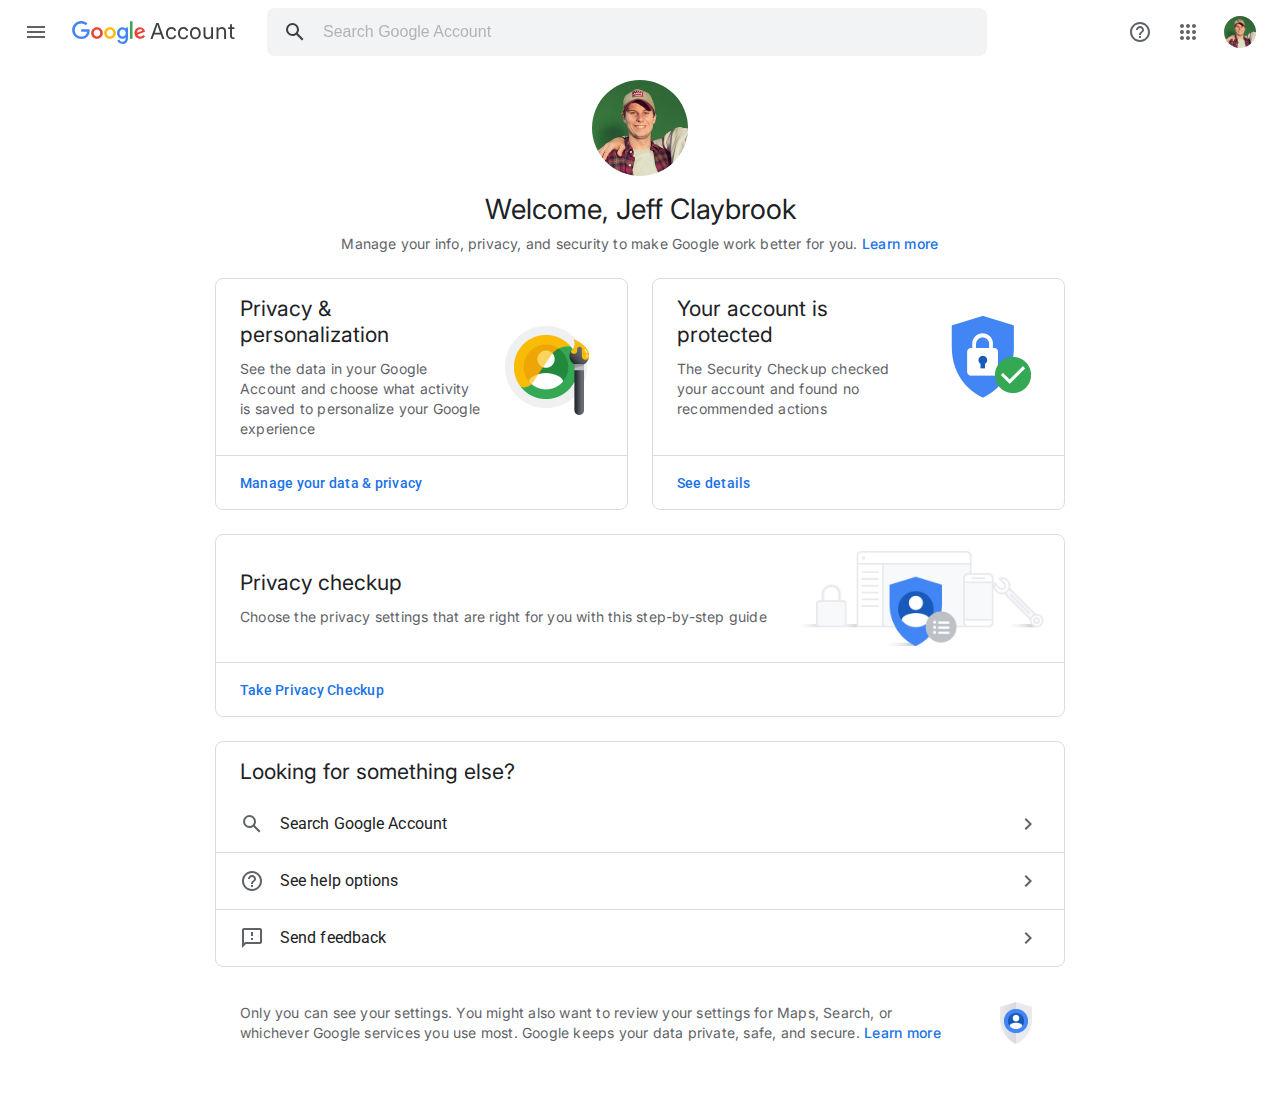
<file: index.html>
<!DOCTYPE html>
<html lang="en">
<head>
    <meta charset="UTF-8">
    <meta http-equiv="X-UA-Compatible" content="IE=edge">
    <meta name="viewport" content="width=device-width, initial-scale=1.0">
    <meta name="theme-color" content="#FF0000">
    <meta name="description" content="Manage your info, privacy, and security to make Google work better for you">
    <title>Home</title>
    <link rel="shortcut icon" href="images/favicon.ico">
    <link rel="preconnect" href="https://fonts.googleapis.com">
    <link rel="preconnect" href="https://fonts.gstatic.com" crossorigin>
    <link href="https://fonts.googleapis.com/css2?family=Inter:wght@100;200;300;400;500&family=Roboto:wght@300;400;500&display=swap" rel="stylesheet">
    <link rel="stylesheet" href="style.css">
</head>
<body>
    <header>
        <aside class="wrapper">
            <button class="icon-btn" id="menu-btn" type="button"><svg xmlns="http://www.w3.org/2000/svg" height="24" viewBox="0 0 24 24" width="24" fill="currentColor"><path d="M0 0h24v24H0V0z" fill="none"/><path d="M3 18h18v-2H3v2zm0-5h18v-2H3v2zm0-7v2h18V6H3z"/></svg></button>
            <a href="index.html" class="logo"><svg xmlns="http://www.w3.org/2000/svg" width="74" height="24" viewBox="0 0 74 24"><path fill="#4285F4" d="M9.24 8.19v2.46h5.88c-.18 1.38-.64 2.39-1.34 3.1-.86.86-2.2 1.8-4.54 1.8-3.62 0-6.45-2.92-6.45-6.54s2.83-6.54 6.45-6.54c1.95 0 3.38.77 4.43 1.76L15.4 2.5C13.94 1.08 11.98 0 9.24 0 4.28 0 .11 4.04.11 9s4.17 9 9.13 9c2.68 0 4.7-.88 6.28-2.52 1.62-1.62 2.13-3.91 2.13-5.75 0-.57-.04-1.1-.13-1.54H9.24z"/><path fill="#EA4335" d="M25 6.19c-3.21 0-5.83 2.44-5.83 5.81 0 3.34 2.62 5.81 5.83 5.81s5.83-2.46 5.83-5.81c0-3.37-2.62-5.81-5.83-5.81zm0 9.33c-1.76 0-3.28-1.45-3.28-3.52 0-2.09 1.52-3.52 3.28-3.52s3.28 1.43 3.28 3.52c0 2.07-1.52 3.52-3.28 3.52z"/><path fill="#4285F4" d="M53.58 7.49h-.09c-.57-.68-1.67-1.3-3.06-1.3C47.53 6.19 45 8.72 45 12c0 3.26 2.53 5.81 5.43 5.81 1.39 0 2.49-.62 3.06-1.32h.09v.81c0 2.22-1.19 3.41-3.1 3.41-1.56 0-2.53-1.12-2.93-2.07l-2.22.92c.64 1.54 2.33 3.43 5.15 3.43 2.99 0 5.52-1.76 5.52-6.05V6.49h-2.42v1zm-2.93 8.03c-1.76 0-3.1-1.5-3.1-3.52 0-2.05 1.34-3.52 3.1-3.52 1.74 0 3.1 1.5 3.1 3.54.01 2.03-1.36 3.5-3.1 3.5z"/><path fill="#FBBC05" d="M38 6.19c-3.21 0-5.83 2.44-5.83 5.81 0 3.34 2.62 5.81 5.83 5.81s5.83-2.46 5.83-5.81c0-3.37-2.62-5.81-5.83-5.81zm0 9.33c-1.76 0-3.28-1.45-3.28-3.52 0-2.09 1.52-3.52 3.28-3.52s3.28 1.43 3.28 3.52c0 2.07-1.52 3.52-3.28 3.52z"/><path fill="#34A853" d="M58 .24h2.51v17.57H58z"/><path fill="#EA4335" d="M68.26 15.52c-1.3 0-2.22-.59-2.82-1.76l7.77-3.21-.26-.66c-.48-1.3-1.96-3.7-4.97-3.7-2.99 0-5.48 2.35-5.48 5.81 0 3.26 2.46 5.81 5.76 5.81 2.66 0 4.2-1.63 4.84-2.57l-1.98-1.32c-.66.96-1.56 1.6-2.86 1.6zm-.18-7.15c1.03 0 1.91.53 2.2 1.28l-5.25 2.17c0-2.44 1.73-3.45 3.05-3.45z"/></svg><span>Account</span></a>
        </aside>
        <fieldset class="search">
            <button type="button"><svg xmlns="http://www.w3.org/2000/svg" height="24" viewBox="0 0 24 24" width="24"><path d="M20.49 19l-5.73-5.73C15.53 12.2 16 10.91 16 9.5A6.5 6.5 0 109.5 16c1.41 0 2.7-.47 3.77-1.24L19 20.49 20.49 19zM5 9.5C5 7.01 7.01 5 9.5 5S14 7.01 14 9.5 11.99 14 9.5 14 5 11.99 5 9.5z"/><path d="M0 0h24v24H0V0z" fill="none"/></svg></button>
            <input type="text" placeholder="Search Google Account">
        </fieldset>
        <aside class="wrapper">
            <button class="icon-btn" type="button"><svg xmlns="http://www.w3.org/2000/svg" height="24" viewBox="0 0 24 24" width="24"><path d="M0 0h24v24H0z" fill="none"/><path d="M11 18h2v-2h-2v2zm1-16C6.48 2 2 6.48 2 12s4.48 10 10 10 10-4.48 10-10S17.52 2 12 2zm0 18c-4.41 0-8-3.59-8-8s3.59-8 8-8 8 3.59 8 8-3.59 8-8 8zm0-14c-2.21 0-4 1.79-4 4h2c0-1.1.9-2 2-2s2 .9 2 2c0 2-3 1.75-3 5h2c0-2.25 3-2.5 3-5 0-2.21-1.79-4-4-4z"/></svg></button>
            <button class="icon-btn" type="button"><svg xmlns="http://www.w3.org/2000/svg" height="24" viewBox="0 0 24 24" width="24"><path d="M6 8c1.1 0 2-.9 2-2s-.9-2-2-2-2 .9-2 2 .9 2 2 2zm6 12c1.1 0 2-.9 2-2s-.9-2-2-2-2 .9-2 2 .9 2 2 2zm-6 0c1.1 0 2-.9 2-2s-.9-2-2-2-2 .9-2 2 .9 2 2 2zm0-6c1.1 0 2-.9 2-2s-.9-2-2-2-2 .9-2 2 .9 2 2 2zm6 0c1.1 0 2-.9 2-2s-.9-2-2-2-2 .9-2 2 .9 2 2 2zm4-8c0 1.1.9 2 2 2s2-.9 2-2-.9-2-2-2-2 .9-2 2zm-4 2c1.1 0 2-.9 2-2s-.9-2-2-2-2 .9-2 2 .9 2 2 2zm6 6c1.1 0 2-.9 2-2s-.9-2-2-2-2 .9-2 2 .9 2 2 2zm0 6c1.1 0 2-.9 2-2s-.9-2-2-2-2 .9-2 2 .9 2 2 2z"/></svg></button>
            <a href="index.html"><img src="images/profile.webp" alt="Jeffrey Claybrook profile picture"></a>
        </aside>
    </header>
    <nav>
        <a href="index.html" class="navlink active"><svg xmlns="http://www.w3.org/2000/svg" height="24" viewBox="0 0 24 24" width="24"><path d="M0 0h24v24H0V0z" fill="none"/><path d="M12 2C6.48 2 2 6.48 2 12s4.48 10 10 10 10-4.48 10-10S17.52 2 12 2zM7.07 18.28c.43-.9 3.05-1.78 4.93-1.78s4.51.88 4.93 1.78C15.57 19.36 13.86 20 12 20s-3.57-.64-4.93-1.72zm11.29-1.45c-1.43-1.74-4.9-2.33-6.36-2.33s-4.93.59-6.36 2.33A7.95 7.95 0 014 12c0-4.41 3.59-8 8-8s8 3.59 8 8c0 1.82-.62 3.49-1.64 4.83zM12 6c-1.94 0-3.5 1.56-3.5 3.5S10.06 13 12 13s3.5-1.56 3.5-3.5S13.94 6 12 6zm0 5c-.83 0-1.5-.67-1.5-1.5S11.17 8 12 8s1.5.67 1.5 1.5S12.83 11 12 11z"/></svg>Home</a>
        <a href="personal_info.html" class="navlink"><svg xmlns="http://www.w3.org/2000/svg" height="24" viewBox="0 0 24 24" width="24"><path fill="none" d="M0 0h24v24H0z"/><path d="M14 12h4v1.5h-4zM14 15h4v1.5h-4z"/><path d="M20 7h-5V4c0-1.1-.9-2-2-2h-2c-1.1 0-2 .9-2 2v3H4c-1.1 0-2 .9-2 2v11c0 1.1.9 2 2 2h16c1.1 0 2-.9 2-2V9c0-1.1-.9-2-2-2zm-9 0V4h2v5h-2V7zm9 13H4V9h5c0 1.1.9 2 2 2h2c1.1 0 2-.9 2-2h5v11z"/><circle cx="9" cy="13.5" r="1.5"/><path d="M11.08 16.18c-.64-.28-1.34-.43-2.08-.43s-1.44.15-2.08.43c-.56.24-.92.78-.92 1.39V18h6v-.43c0-.61-.36-1.15-.92-1.39z"/></svg>Personal info</a>
        <a href="data_and_privacy.html" class="navlink"><svg xmlns="http://www.w3.org/2000/svg" height="24" viewBox="0 0 24 24" width="24"><path d="M0 0h24v24H0z" fill="none"/><path d="M17 6H7c-3.31 0-6 2.69-6 6s2.69 6 6 6h10c3.31 0 6-2.69 6-6s-2.69-6-6-6zm0 10H7c-2.21 0-4-1.79-4-4s1.79-4 4-4h10c2.21 0 4 1.79 4 4s-1.79 4-4 4zm0-7c-1.66 0-3 1.34-3 3s1.34 3 3 3 3-1.34 3-3-1.34-3-3-3z"/></svg>Data &amp; privacy</a>
        <a href="security.html" class="navlink"><svg xmlns="http://www.w3.org/2000/svg" height="24" viewBox="0 0 24 24" width="24"><g fill="none"><path d="M0 0h24v24H0V0z"/><path d="M0 0h24v24H0V0z" opacity=".87"/></g><path d="M18 8h-1V6c0-2.76-2.24-5-5-5S7 3.24 7 6v2H6c-1.1 0-2 .9-2 2v10c0 1.1.9 2 2 2h12c1.1 0 2-.9 2-2V10c0-1.1-.9-2-2-2zM9 6c0-1.66 1.34-3 3-3s3 1.34 3 3v2H9V6zm9 14H6V10h12v10zm-6-3c1.1 0 2-.9 2-2s-.9-2-2-2-2 .9-2 2 .9 2 2 2z"/></svg>Security</a>
        <a href="people_and_sharing.html" class="navlink"><svg xmlns="http://www.w3.org/2000/svg" height="24" viewBox="0 0 24 24" width="24"><path d="M0 0h24v24H0V0z" fill="none"/><path d="M9 13.75c-2.34 0-7 1.17-7 3.5V19h14v-1.75c0-2.33-4.66-3.5-7-3.5zM4.34 17c.84-.58 2.87-1.25 4.66-1.25s3.82.67 4.66 1.25H4.34zM9 12c1.93 0 3.5-1.57 3.5-3.5S10.93 5 9 5 5.5 6.57 5.5 8.5 7.07 12 9 12zm0-5c.83 0 1.5.67 1.5 1.5S9.83 10 9 10s-1.5-.67-1.5-1.5S8.17 7 9 7zm7.04 6.81c1.16.84 1.96 1.96 1.96 3.44V19h4v-1.75c0-2.02-3.5-3.17-5.96-3.44zM15 12c1.93 0 3.5-1.57 3.5-3.5S16.93 5 15 5c-.54 0-1.04.13-1.5.35.63.89 1 1.98 1 3.15s-.37 2.26-1 3.15c.46.22.96.35 1.5.35z"/></svg>People &amp; sharing</a>
        <a href="payments_and_subscriptions.html" class="navlink"><svg xmlns="http://www.w3.org/2000/svg" height="24" viewBox="0 0 24 24" width="24"><path d="M0 0h24v24H0V0z" fill="none"/><path d="M20 4H4c-1.11 0-1.99.89-1.99 2L2 18c0 1.11.89 2 2 2h16c1.11 0 2-.89 2-2V6c0-1.11-.89-2-2-2zm0 14H4v-6h16v6zm0-10H4V6h16v2z"/></svg>Payments &amp; subscriptions</a>
        <hr>
        <a href="#" class="navlink"><svg xmlns="http://www.w3.org/2000/svg" height="24" viewBox="0 0 24 24" width="24"><path d="M0 0h24v24H0V0z" fill="none"/><path d="M11 7h2v2h-2zm0 4h2v6h-2zm1-9C6.48 2 2 6.48 2 12s4.48 10 10 10 10-4.48 10-10S17.52 2 12 2zm0 18c-4.41 0-8-3.59-8-8s3.59-8 8-8 8 3.59 8 8-3.59 8-8 8z"/></svg>About</a>
        <aside class="wrapper">
            <a href="#" class="nav-sublink">Privacy</a>
            <a href="#" class="nav-sublink">Terms</a>
            <a href="#" class="nav-sublink">Help</a>
            <a href="#" class="nav-sublink">About</a>
        </aside>
    </nav>
    <main>
        <section class="jumbotron">
            <img src="images/profile.webp" alt="Jeffrey Claybrook profile picture">
            <h1>Welcome, Jeff Claybrook</h1>
            <p>Manage your info, privacy, and security to make Google work better for you. <a href="#" class="text-btn">Learn more</a></p>
        </section>
        <section class="grid">
            <article class="grid-item privacy-and-personalization">
                <div class="heading">
                    <div class="column">
                        <h2>Privacy &amp; personalization</h2>
                        <p>See the data in your Google Account and choose what activity is saved to personalize your Google experience</p>
                    </div>
                    <figure>
                        <img src="images/home_privacy_and_personalization.webp" width="96px" height="96px" alt="Privacy and personalization">
                    </figure>
                </div>
                <div class="grid-item-cta">
                    <a href="#">Manage your data &amp; privacy</a>
                </div>
            </article>
            <article class="grid-item your-account-is-protected">
                <div class="heading">
                    <div class="column">
                        <h2>Your account is protected</h2>
                        <p>The Security Checkup checked your account and found no recommended actions</p>
                    </div>
                    <figure>
                        <img src="images/home_your_account_is_protected.webp" width="96px" height="96px" alt="Your account is protected">
                    </figure>
                </div>
                <div class="grid-item-cta">
                    <a href="#">See details</a>
                </div>
            </article>
            <article class="grid-item privacy-checkup">
                <div class="heading">
                    <div class="column">
                        <h2>Privacy checkup</h2>
                        <p>Choose the privacy settings that are right for you with this step-by-step guide</p>
                    </div>
                    <figure>
                        <img src="images/home_privacy_checkup.webp" alt="Privacy checkup">
                    </figure>
                </div>
                <div class="grid-item-cta">
                    <a href="#">Take Privacy Checkup</a>
                </div>
            </article>
            <article class="grid-item looking-for-something-else">
                <div class="heading">
                    <h2>Looking for something else?</h2>
                </div>
                <a href="#" class="wrapper">
                    <svg xmlns="http://www.w3.org/2000/svg" height="24" viewBox="0 0 24 24" width="24"><path d="M20.49 19l-5.73-5.73C15.53 12.2 16 10.91 16 9.5A6.5 6.5 0 109.5 16c1.41 0 2.7-.47 3.77-1.24L19 20.49 20.49 19zM5 9.5C5 7.01 7.01 5 9.5 5S14 7.01 14 9.5 11.99 14 9.5 14 5 11.99 5 9.5z"/><path d="M0 0h24v24H0V0z" fill="none"/></svg>
                    <span>Search Google Account</span>
                    <svg class="chevron" xmlns="http://www.w3.org/2000/svg" height="24" viewBox="0 0 24 24" width="24"><path d="M0 0h24v24H0V0z" fill="none"/><path d="M10 6L8.59 7.41 13.17 12l-4.58 4.59L10 18l6-6-6-6z"/></svg>
                </a>
                <a href="#" class="wrapper">
                    <svg xmlns="http://www.w3.org/2000/svg" height="24" viewBox="0 0 24 24" width="24"><path d="M0 0h24v24H0z" fill="none"/><path d="M11 18h2v-2h-2v2zm1-16C6.48 2 2 6.48 2 12s4.48 10 10 10 10-4.48 10-10S17.52 2 12 2zm0 18c-4.41 0-8-3.59-8-8s3.59-8 8-8 8 3.59 8 8-3.59 8-8 8zm0-14c-2.21 0-4 1.79-4 4h2c0-1.1.9-2 2-2s2 .9 2 2c0 2-3 1.75-3 5h2c0-2.25 3-2.5 3-5 0-2.21-1.79-4-4-4z"/></svg>
                    <span>See help options</span>
                    <svg class="chevron" xmlns="http://www.w3.org/2000/svg" height="24" viewBox="0 0 24 24" width="24"><path d="M0 0h24v24H0V0z" fill="none"/><path d="M10 6L8.59 7.41 13.17 12l-4.58 4.59L10 18l6-6-6-6z"/></svg>
                </a>
                <a href="#" class="wrapper">
                    <svg xmlns="http://www.w3.org/2000/svg" height="24" viewBox="0 0 24 24" width="24"><path d="M0 0h24v24H0V0z" fill="none"/><path d="M20 2H4c-1.1 0-1.99.9-1.99 2L2 22l4-4h14c1.1 0 2-.9 2-2V4c0-1.1-.9-2-2-2zm0 14H5.17l-.59.59-.58.58V4h16v12zm-9-4h2v2h-2zm0-6h2v4h-2z"/></svg>
                    <span>Send feedback</span>
                    <svg class="chevron" xmlns="http://www.w3.org/2000/svg" height="24" viewBox="0 0 24 24" width="24"><path d="M0 0h24v24H0V0z" fill="none"/><path d="M10 6L8.59 7.41 13.17 12l-4.58 4.59L10 18l6-6-6-6z"/></svg>
                </a>
            </article>
        </section>
        <footer class="wrapper">
            <p>Only you can see your settings. You might also want to review your settings for Maps, Search, or whichever Google services you use most. Google keeps your data private, safe, and secure. <a href="#" class="text-btn">Learn more</a></p>
            <img src="images/home_footer_shield.webp" alt="Footer shield">
        </footer>
    </main>
    <script src="script.js"></script>
</body>
</html>
</file>
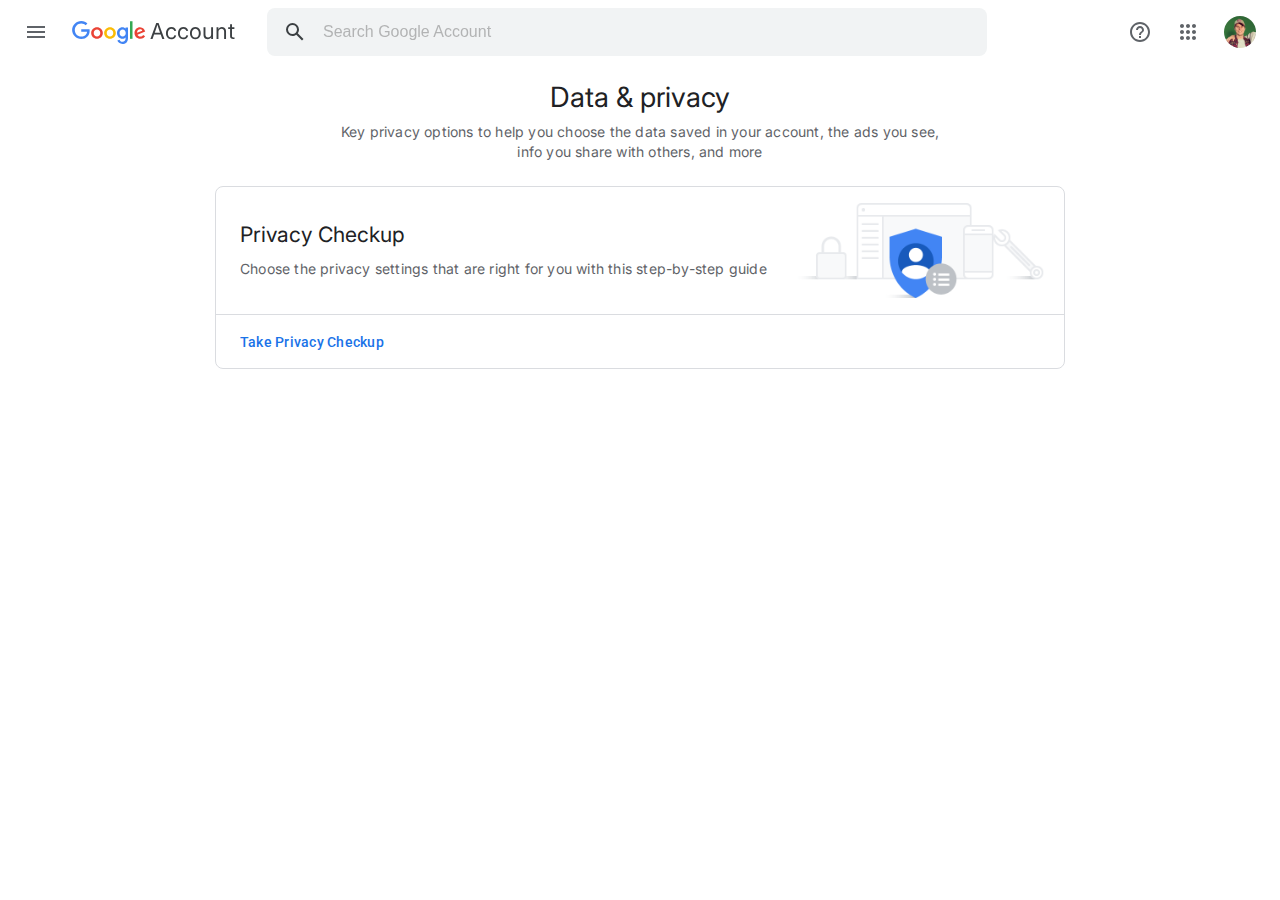
<file: data_and_privacy.html>
<!DOCTYPE html>
<html lang="en">
<head>
    <meta charset="UTF-8">
    <meta http-equiv="X-UA-Compatible" content="IE=edge">
    <meta name="viewport" content="width=device-width, initial-scale=1.0">
    <meta name="theme-color" content="#FF0000">
    <meta name="description" content="Key privacy options to help you choose the data saved in your account, the ads you see, info you share with others, and more">
    <title>Data and privacy</title>
    <link rel="shortcut icon" href="images/favicon.ico">
    <link rel="preconnect" href="https://fonts.googleapis.com">
    <link rel="preconnect" href="https://fonts.gstatic.com" crossorigin>
    <link href="https://fonts.googleapis.com/css2?family=Inter:wght@100;200;300;400;500&family=Roboto:wght@300;400;500&display=swap" rel="stylesheet">
    <link rel="stylesheet" href="style.css">
</head>
<body>
    <header>
        <aside class="wrapper">
            <button class="icon-btn" id="menu-btn" type="button"><svg xmlns="http://www.w3.org/2000/svg" height="24" viewBox="0 0 24 24" width="24" fill="currentColor"><path d="M0 0h24v24H0V0z" fill="none"/><path d="M3 18h18v-2H3v2zm0-5h18v-2H3v2zm0-7v2h18V6H3z"/></svg></button>
            <a href="index.html" class="logo"><svg xmlns="http://www.w3.org/2000/svg" width="74" height="24" viewBox="0 0 74 24"><path fill="#4285F4" d="M9.24 8.19v2.46h5.88c-.18 1.38-.64 2.39-1.34 3.1-.86.86-2.2 1.8-4.54 1.8-3.62 0-6.45-2.92-6.45-6.54s2.83-6.54 6.45-6.54c1.95 0 3.38.77 4.43 1.76L15.4 2.5C13.94 1.08 11.98 0 9.24 0 4.28 0 .11 4.04.11 9s4.17 9 9.13 9c2.68 0 4.7-.88 6.28-2.52 1.62-1.62 2.13-3.91 2.13-5.75 0-.57-.04-1.1-.13-1.54H9.24z"/><path fill="#EA4335" d="M25 6.19c-3.21 0-5.83 2.44-5.83 5.81 0 3.34 2.62 5.81 5.83 5.81s5.83-2.46 5.83-5.81c0-3.37-2.62-5.81-5.83-5.81zm0 9.33c-1.76 0-3.28-1.45-3.28-3.52 0-2.09 1.52-3.52 3.28-3.52s3.28 1.43 3.28 3.52c0 2.07-1.52 3.52-3.28 3.52z"/><path fill="#4285F4" d="M53.58 7.49h-.09c-.57-.68-1.67-1.3-3.06-1.3C47.53 6.19 45 8.72 45 12c0 3.26 2.53 5.81 5.43 5.81 1.39 0 2.49-.62 3.06-1.32h.09v.81c0 2.22-1.19 3.41-3.1 3.41-1.56 0-2.53-1.12-2.93-2.07l-2.22.92c.64 1.54 2.33 3.43 5.15 3.43 2.99 0 5.52-1.76 5.52-6.05V6.49h-2.42v1zm-2.93 8.03c-1.76 0-3.1-1.5-3.1-3.52 0-2.05 1.34-3.52 3.1-3.52 1.74 0 3.1 1.5 3.1 3.54.01 2.03-1.36 3.5-3.1 3.5z"/><path fill="#FBBC05" d="M38 6.19c-3.21 0-5.83 2.44-5.83 5.81 0 3.34 2.62 5.81 5.83 5.81s5.83-2.46 5.83-5.81c0-3.37-2.62-5.81-5.83-5.81zm0 9.33c-1.76 0-3.28-1.45-3.28-3.52 0-2.09 1.52-3.52 3.28-3.52s3.28 1.43 3.28 3.52c0 2.07-1.52 3.52-3.28 3.52z"/><path fill="#34A853" d="M58 .24h2.51v17.57H58z"/><path fill="#EA4335" d="M68.26 15.52c-1.3 0-2.22-.59-2.82-1.76l7.77-3.21-.26-.66c-.48-1.3-1.96-3.7-4.97-3.7-2.99 0-5.48 2.35-5.48 5.81 0 3.26 2.46 5.81 5.76 5.81 2.66 0 4.2-1.63 4.84-2.57l-1.98-1.32c-.66.96-1.56 1.6-2.86 1.6zm-.18-7.15c1.03 0 1.91.53 2.2 1.28l-5.25 2.17c0-2.44 1.73-3.45 3.05-3.45z"/></svg><span>Account</span></a>
        </aside>
        <fieldset class="search">
            <button type="button"><svg xmlns="http://www.w3.org/2000/svg" height="24" viewBox="0 0 24 24" width="24"><path d="M20.49 19l-5.73-5.73C15.53 12.2 16 10.91 16 9.5A6.5 6.5 0 109.5 16c1.41 0 2.7-.47 3.77-1.24L19 20.49 20.49 19zM5 9.5C5 7.01 7.01 5 9.5 5S14 7.01 14 9.5 11.99 14 9.5 14 5 11.99 5 9.5z"/><path d="M0 0h24v24H0V0z" fill="none"/></svg></button>
            <input type="text" placeholder="Search Google Account">
        </fieldset>
        <aside class="wrapper">
            <button class="icon-btn" type="button"><svg xmlns="http://www.w3.org/2000/svg" height="24" viewBox="0 0 24 24" width="24"><path d="M0 0h24v24H0z" fill="none"/><path d="M11 18h2v-2h-2v2zm1-16C6.48 2 2 6.48 2 12s4.48 10 10 10 10-4.48 10-10S17.52 2 12 2zm0 18c-4.41 0-8-3.59-8-8s3.59-8 8-8 8 3.59 8 8-3.59 8-8 8zm0-14c-2.21 0-4 1.79-4 4h2c0-1.1.9-2 2-2s2 .9 2 2c0 2-3 1.75-3 5h2c0-2.25 3-2.5 3-5 0-2.21-1.79-4-4-4z"/></svg></button>
            <button class="icon-btn" type="button"><svg xmlns="http://www.w3.org/2000/svg" height="24" viewBox="0 0 24 24" width="24"><path d="M6 8c1.1 0 2-.9 2-2s-.9-2-2-2-2 .9-2 2 .9 2 2 2zm6 12c1.1 0 2-.9 2-2s-.9-2-2-2-2 .9-2 2 .9 2 2 2zm-6 0c1.1 0 2-.9 2-2s-.9-2-2-2-2 .9-2 2 .9 2 2 2zm0-6c1.1 0 2-.9 2-2s-.9-2-2-2-2 .9-2 2 .9 2 2 2zm6 0c1.1 0 2-.9 2-2s-.9-2-2-2-2 .9-2 2 .9 2 2 2zm4-8c0 1.1.9 2 2 2s2-.9 2-2-.9-2-2-2-2 .9-2 2zm-4 2c1.1 0 2-.9 2-2s-.9-2-2-2-2 .9-2 2 .9 2 2 2zm6 6c1.1 0 2-.9 2-2s-.9-2-2-2-2 .9-2 2 .9 2 2 2zm0 6c1.1 0 2-.9 2-2s-.9-2-2-2-2 .9-2 2 .9 2 2 2z"/></svg></button>
            <a href="index.html"><img src="images/profile.webp" alt="Jeffrey Claybrook profile picture"></a>
        </aside>
    </header>
    <nav>
        <a href="index.html" class="navlink"><svg xmlns="http://www.w3.org/2000/svg" height="24" viewBox="0 0 24 24" width="24"><path d="M0 0h24v24H0V0z" fill="none"/><path d="M12 2C6.48 2 2 6.48 2 12s4.48 10 10 10 10-4.48 10-10S17.52 2 12 2zM7.07 18.28c.43-.9 3.05-1.78 4.93-1.78s4.51.88 4.93 1.78C15.57 19.36 13.86 20 12 20s-3.57-.64-4.93-1.72zm11.29-1.45c-1.43-1.74-4.9-2.33-6.36-2.33s-4.93.59-6.36 2.33A7.95 7.95 0 014 12c0-4.41 3.59-8 8-8s8 3.59 8 8c0 1.82-.62 3.49-1.64 4.83zM12 6c-1.94 0-3.5 1.56-3.5 3.5S10.06 13 12 13s3.5-1.56 3.5-3.5S13.94 6 12 6zm0 5c-.83 0-1.5-.67-1.5-1.5S11.17 8 12 8s1.5.67 1.5 1.5S12.83 11 12 11z"/></svg>Home</a>
        <a href="personal_info.html" class="navlink"><svg xmlns="http://www.w3.org/2000/svg" height="24" viewBox="0 0 24 24" width="24"><path fill="none" d="M0 0h24v24H0z"/><path d="M14 12h4v1.5h-4zM14 15h4v1.5h-4z"/><path d="M20 7h-5V4c0-1.1-.9-2-2-2h-2c-1.1 0-2 .9-2 2v3H4c-1.1 0-2 .9-2 2v11c0 1.1.9 2 2 2h16c1.1 0 2-.9 2-2V9c0-1.1-.9-2-2-2zm-9 0V4h2v5h-2V7zm9 13H4V9h5c0 1.1.9 2 2 2h2c1.1 0 2-.9 2-2h5v11z"/><circle cx="9" cy="13.5" r="1.5"/><path d="M11.08 16.18c-.64-.28-1.34-.43-2.08-.43s-1.44.15-2.08.43c-.56.24-.92.78-.92 1.39V18h6v-.43c0-.61-.36-1.15-.92-1.39z"/></svg>Personal info</a>
        <a href="data_and_privacy.html" class="navlink active"><svg xmlns="http://www.w3.org/2000/svg" height="24" viewBox="0 0 24 24" width="24"><path d="M0 0h24v24H0z" fill="none"/><path d="M17 6H7c-3.31 0-6 2.69-6 6s2.69 6 6 6h10c3.31 0 6-2.69 6-6s-2.69-6-6-6zm0 10H7c-2.21 0-4-1.79-4-4s1.79-4 4-4h10c2.21 0 4 1.79 4 4s-1.79 4-4 4zm0-7c-1.66 0-3 1.34-3 3s1.34 3 3 3 3-1.34 3-3-1.34-3-3-3z"/></svg>Data &amp; privacy</a>
        <a href="security.html" class="navlink"><svg xmlns="http://www.w3.org/2000/svg" height="24" viewBox="0 0 24 24" width="24"><g fill="none"><path d="M0 0h24v24H0V0z"/><path d="M0 0h24v24H0V0z" opacity=".87"/></g><path d="M18 8h-1V6c0-2.76-2.24-5-5-5S7 3.24 7 6v2H6c-1.1 0-2 .9-2 2v10c0 1.1.9 2 2 2h12c1.1 0 2-.9 2-2V10c0-1.1-.9-2-2-2zM9 6c0-1.66 1.34-3 3-3s3 1.34 3 3v2H9V6zm9 14H6V10h12v10zm-6-3c1.1 0 2-.9 2-2s-.9-2-2-2-2 .9-2 2 .9 2 2 2z"/></svg>Security</a>
        <a href="people_and_sharing.html" class="navlink"><svg xmlns="http://www.w3.org/2000/svg" height="24" viewBox="0 0 24 24" width="24"><path d="M0 0h24v24H0V0z" fill="none"/><path d="M9 13.75c-2.34 0-7 1.17-7 3.5V19h14v-1.75c0-2.33-4.66-3.5-7-3.5zM4.34 17c.84-.58 2.87-1.25 4.66-1.25s3.82.67 4.66 1.25H4.34zM9 12c1.93 0 3.5-1.57 3.5-3.5S10.93 5 9 5 5.5 6.57 5.5 8.5 7.07 12 9 12zm0-5c.83 0 1.5.67 1.5 1.5S9.83 10 9 10s-1.5-.67-1.5-1.5S8.17 7 9 7zm7.04 6.81c1.16.84 1.96 1.96 1.96 3.44V19h4v-1.75c0-2.02-3.5-3.17-5.96-3.44zM15 12c1.93 0 3.5-1.57 3.5-3.5S16.93 5 15 5c-.54 0-1.04.13-1.5.35.63.89 1 1.98 1 3.15s-.37 2.26-1 3.15c.46.22.96.35 1.5.35z"/></svg>People &amp; sharing</a>
        <a href="payments_and_subscriptions.html" class="navlink"><svg xmlns="http://www.w3.org/2000/svg" height="24" viewBox="0 0 24 24" width="24"><path d="M0 0h24v24H0V0z" fill="none"/><path d="M20 4H4c-1.11 0-1.99.89-1.99 2L2 18c0 1.11.89 2 2 2h16c1.11 0 2-.89 2-2V6c0-1.11-.89-2-2-2zm0 14H4v-6h16v6zm0-10H4V6h16v2z"/></svg>Payments &amp; subscriptions</a>
        <hr>
        <a href="#" class="navlink"><svg xmlns="http://www.w3.org/2000/svg" height="24" viewBox="0 0 24 24" width="24"><path d="M0 0h24v24H0V0z" fill="none"/><path d="M11 7h2v2h-2zm0 4h2v6h-2zm1-9C6.48 2 2 6.48 2 12s4.48 10 10 10 10-4.48 10-10S17.52 2 12 2zm0 18c-4.41 0-8-3.59-8-8s3.59-8 8-8 8 3.59 8 8-3.59 8-8 8z"/></svg>About</a>
        <aside class="wrapper">
            <a href="#" class="nav-sublink">Privacy</a>
            <a href="#" class="nav-sublink">Terms</a>
            <a href="#" class="nav-sublink">Help</a>
            <a href="#" class="nav-sublink">About</a>
        </aside>
    </nav>
    <main>
        <section class="jumbotron">
            <h1>Data &amp; privacy</h1>
            <p>Key privacy options to help you choose the data saved in your account, the ads you see, info you share with others, and more</p>
        </section>
        <section class="grid">
            <article class="grid-item privacy-checkup">
                <div class="heading">
                    <div class="column">
                        <h2>Privacy Checkup</h2>
                        <p>Choose the privacy settings that are right for you with this step-by-step guide</p>
                    </div>
                    <figure>
                        <img src="images/data_and_privacy_privacy_checkup.webp" alt="Privacy checkup">
                    </figure>
                </div>
                <div class="grid-item-cta">
                    <a href="#">Take Privacy Checkup</a>
                </div>
            </article>
        </section>
    </main>
    <script src="script.js"></script>
</body>
</html>
</file>
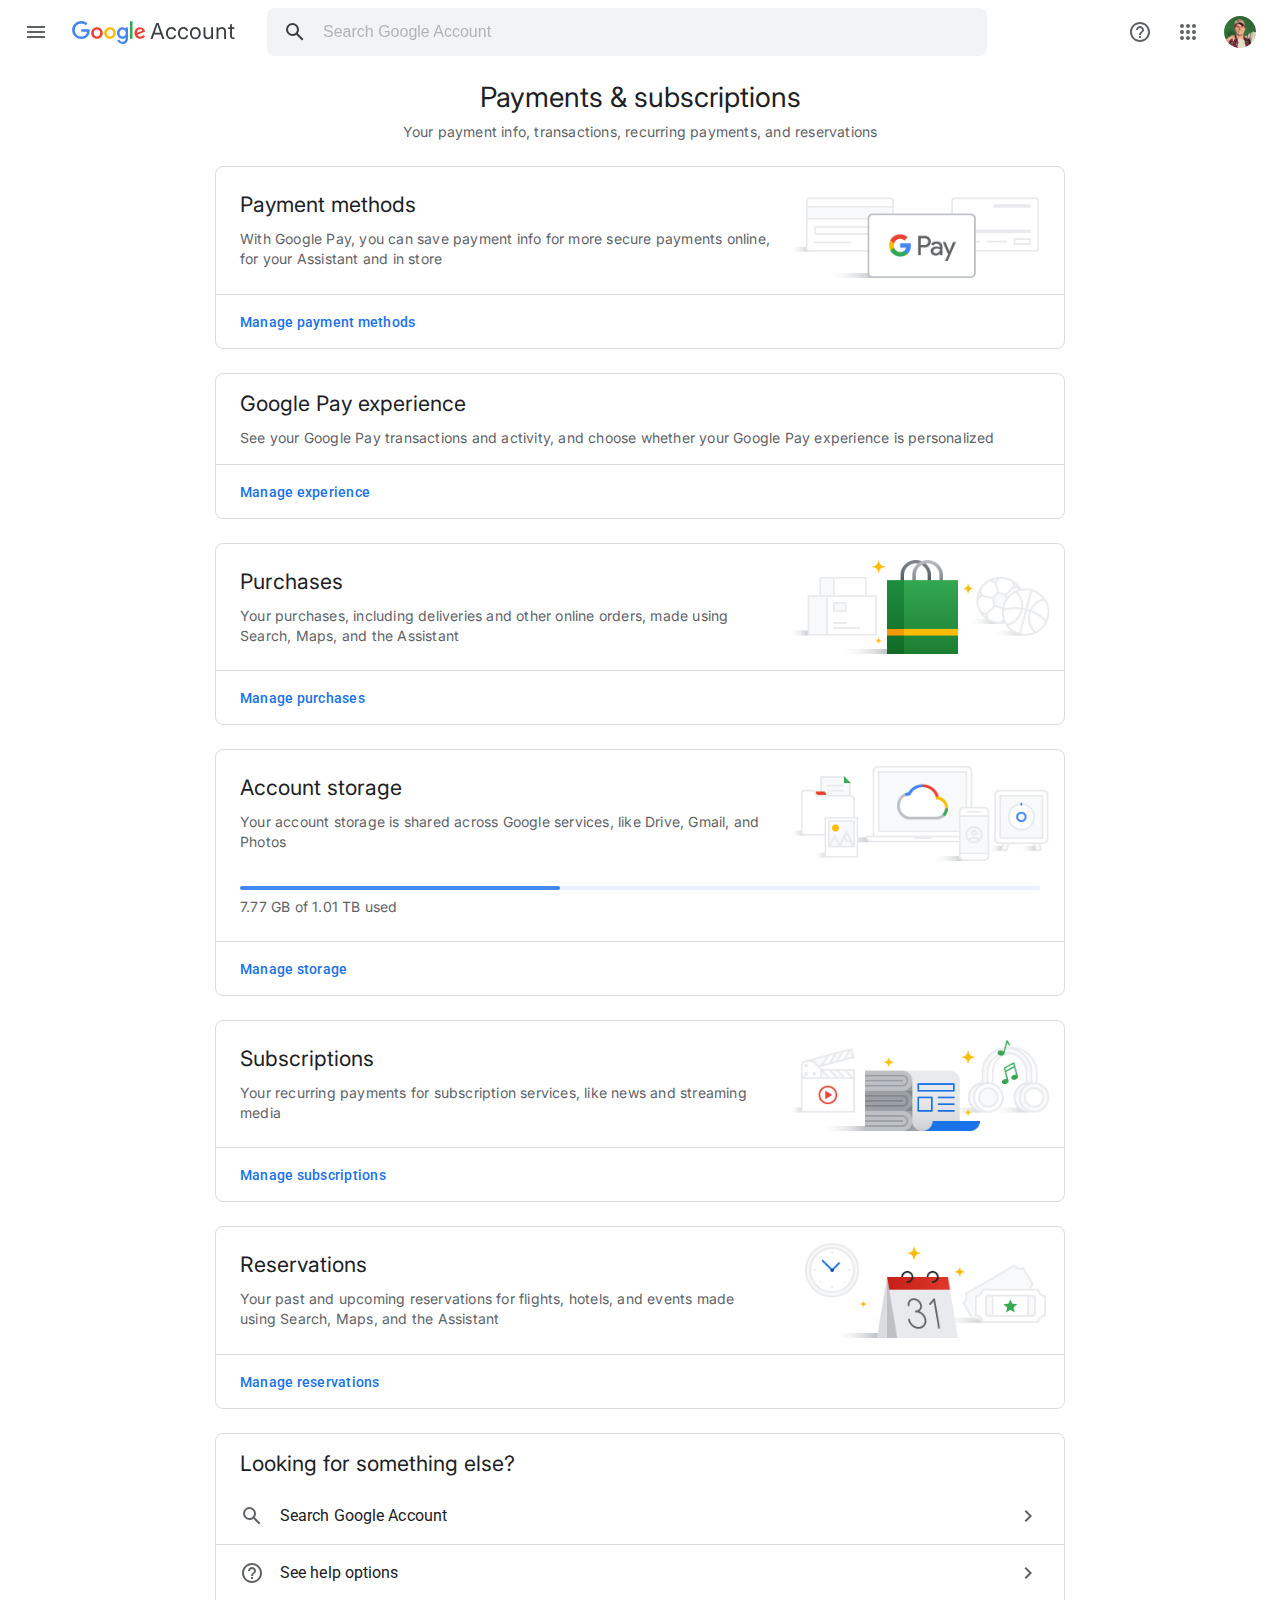
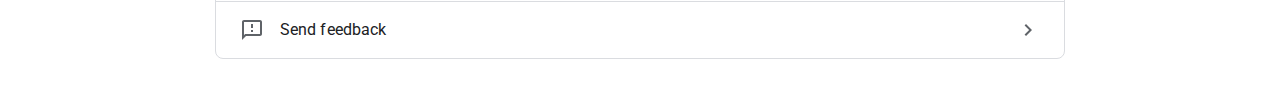
<file: payments_and_subscriptions.html>
<!DOCTYPE html>
<html lang="en">
<head>
    <meta charset="UTF-8">
    <meta http-equiv="X-UA-Compatible" content="IE=edge">
    <meta name="viewport" content="width=device-width, initial-scale=1.0">
    <meta name="theme-color" content="#FF0000">
    <meta name="description" content="Your payment info, transactions, recurring payments, and reservations">
    <title>Payments and subscriptions</title>
    <link rel="shortcut icon" href="images/favicon.ico">
    <link rel="preconnect" href="https://fonts.googleapis.com">
    <link rel="preconnect" href="https://fonts.gstatic.com" crossorigin>
    <link href="https://fonts.googleapis.com/css2?family=Inter:wght@100;200;300;400;500&family=Roboto:wght@300;400;500&display=swap" rel="stylesheet">
    <link rel="stylesheet" href="style.css">
</head>
<body>
    <header>
        <aside class="wrapper">
            <button class="icon-btn" id="menu-btn" type="button"><svg xmlns="http://www.w3.org/2000/svg" height="24" viewBox="0 0 24 24" width="24" fill="currentColor"><path d="M0 0h24v24H0V0z" fill="none"/><path d="M3 18h18v-2H3v2zm0-5h18v-2H3v2zm0-7v2h18V6H3z"/></svg></button>
            <a href="index.html" class="logo"><svg xmlns="http://www.w3.org/2000/svg" width="74" height="24" viewBox="0 0 74 24"><path fill="#4285F4" d="M9.24 8.19v2.46h5.88c-.18 1.38-.64 2.39-1.34 3.1-.86.86-2.2 1.8-4.54 1.8-3.62 0-6.45-2.92-6.45-6.54s2.83-6.54 6.45-6.54c1.95 0 3.38.77 4.43 1.76L15.4 2.5C13.94 1.08 11.98 0 9.24 0 4.28 0 .11 4.04.11 9s4.17 9 9.13 9c2.68 0 4.7-.88 6.28-2.52 1.62-1.62 2.13-3.91 2.13-5.75 0-.57-.04-1.1-.13-1.54H9.24z"/><path fill="#EA4335" d="M25 6.19c-3.21 0-5.83 2.44-5.83 5.81 0 3.34 2.62 5.81 5.83 5.81s5.83-2.46 5.83-5.81c0-3.37-2.62-5.81-5.83-5.81zm0 9.33c-1.76 0-3.28-1.45-3.28-3.52 0-2.09 1.52-3.52 3.28-3.52s3.28 1.43 3.28 3.52c0 2.07-1.52 3.52-3.28 3.52z"/><path fill="#4285F4" d="M53.58 7.49h-.09c-.57-.68-1.67-1.3-3.06-1.3C47.53 6.19 45 8.72 45 12c0 3.26 2.53 5.81 5.43 5.81 1.39 0 2.49-.62 3.06-1.32h.09v.81c0 2.22-1.19 3.41-3.1 3.41-1.56 0-2.53-1.12-2.93-2.07l-2.22.92c.64 1.54 2.33 3.43 5.15 3.43 2.99 0 5.52-1.76 5.52-6.05V6.49h-2.42v1zm-2.93 8.03c-1.76 0-3.1-1.5-3.1-3.52 0-2.05 1.34-3.52 3.1-3.52 1.74 0 3.1 1.5 3.1 3.54.01 2.03-1.36 3.5-3.1 3.5z"/><path fill="#FBBC05" d="M38 6.19c-3.21 0-5.83 2.44-5.83 5.81 0 3.34 2.62 5.81 5.83 5.81s5.83-2.46 5.83-5.81c0-3.37-2.62-5.81-5.83-5.81zm0 9.33c-1.76 0-3.28-1.45-3.28-3.52 0-2.09 1.52-3.52 3.28-3.52s3.28 1.43 3.28 3.52c0 2.07-1.52 3.52-3.28 3.52z"/><path fill="#34A853" d="M58 .24h2.51v17.57H58z"/><path fill="#EA4335" d="M68.26 15.52c-1.3 0-2.22-.59-2.82-1.76l7.77-3.21-.26-.66c-.48-1.3-1.96-3.7-4.97-3.7-2.99 0-5.48 2.35-5.48 5.81 0 3.26 2.46 5.81 5.76 5.81 2.66 0 4.2-1.63 4.84-2.57l-1.98-1.32c-.66.96-1.56 1.6-2.86 1.6zm-.18-7.15c1.03 0 1.91.53 2.2 1.28l-5.25 2.17c0-2.44 1.73-3.45 3.05-3.45z"/></svg><span>Account</span></a>
        </aside>
        <fieldset class="search">
            <button type="button"><svg xmlns="http://www.w3.org/2000/svg" height="24" viewBox="0 0 24 24" width="24"><path d="M20.49 19l-5.73-5.73C15.53 12.2 16 10.91 16 9.5A6.5 6.5 0 109.5 16c1.41 0 2.7-.47 3.77-1.24L19 20.49 20.49 19zM5 9.5C5 7.01 7.01 5 9.5 5S14 7.01 14 9.5 11.99 14 9.5 14 5 11.99 5 9.5z"/><path d="M0 0h24v24H0V0z" fill="none"/></svg></button>
            <input type="text" placeholder="Search Google Account">
        </fieldset>
        <aside class="wrapper">
            <button class="icon-btn" type="button"><svg xmlns="http://www.w3.org/2000/svg" height="24" viewBox="0 0 24 24" width="24"><path d="M0 0h24v24H0z" fill="none"/><path d="M11 18h2v-2h-2v2zm1-16C6.48 2 2 6.48 2 12s4.48 10 10 10 10-4.48 10-10S17.52 2 12 2zm0 18c-4.41 0-8-3.59-8-8s3.59-8 8-8 8 3.59 8 8-3.59 8-8 8zm0-14c-2.21 0-4 1.79-4 4h2c0-1.1.9-2 2-2s2 .9 2 2c0 2-3 1.75-3 5h2c0-2.25 3-2.5 3-5 0-2.21-1.79-4-4-4z"/></svg></button>
            <button class="icon-btn" type="button"><svg xmlns="http://www.w3.org/2000/svg" height="24" viewBox="0 0 24 24" width="24"><path d="M6 8c1.1 0 2-.9 2-2s-.9-2-2-2-2 .9-2 2 .9 2 2 2zm6 12c1.1 0 2-.9 2-2s-.9-2-2-2-2 .9-2 2 .9 2 2 2zm-6 0c1.1 0 2-.9 2-2s-.9-2-2-2-2 .9-2 2 .9 2 2 2zm0-6c1.1 0 2-.9 2-2s-.9-2-2-2-2 .9-2 2 .9 2 2 2zm6 0c1.1 0 2-.9 2-2s-.9-2-2-2-2 .9-2 2 .9 2 2 2zm4-8c0 1.1.9 2 2 2s2-.9 2-2-.9-2-2-2-2 .9-2 2zm-4 2c1.1 0 2-.9 2-2s-.9-2-2-2-2 .9-2 2 .9 2 2 2zm6 6c1.1 0 2-.9 2-2s-.9-2-2-2-2 .9-2 2 .9 2 2 2zm0 6c1.1 0 2-.9 2-2s-.9-2-2-2-2 .9-2 2 .9 2 2 2z"/></svg></button>
            <a href="index.html"><img src="images/profile.webp" alt="Jeffrey Claybrook profile picture"></a>
        </aside>
    </header>
    <nav>
        <a href="index.html" class="navlink"><svg xmlns="http://www.w3.org/2000/svg" height="24" viewBox="0 0 24 24" width="24"><path d="M0 0h24v24H0V0z" fill="none"/><path d="M12 2C6.48 2 2 6.48 2 12s4.48 10 10 10 10-4.48 10-10S17.52 2 12 2zM7.07 18.28c.43-.9 3.05-1.78 4.93-1.78s4.51.88 4.93 1.78C15.57 19.36 13.86 20 12 20s-3.57-.64-4.93-1.72zm11.29-1.45c-1.43-1.74-4.9-2.33-6.36-2.33s-4.93.59-6.36 2.33A7.95 7.95 0 014 12c0-4.41 3.59-8 8-8s8 3.59 8 8c0 1.82-.62 3.49-1.64 4.83zM12 6c-1.94 0-3.5 1.56-3.5 3.5S10.06 13 12 13s3.5-1.56 3.5-3.5S13.94 6 12 6zm0 5c-.83 0-1.5-.67-1.5-1.5S11.17 8 12 8s1.5.67 1.5 1.5S12.83 11 12 11z"/></svg>Home</a>
        <a href="personal_info.html" class="navlink"><svg xmlns="http://www.w3.org/2000/svg" height="24" viewBox="0 0 24 24" width="24"><path fill="none" d="M0 0h24v24H0z"/><path d="M14 12h4v1.5h-4zM14 15h4v1.5h-4z"/><path d="M20 7h-5V4c0-1.1-.9-2-2-2h-2c-1.1 0-2 .9-2 2v3H4c-1.1 0-2 .9-2 2v11c0 1.1.9 2 2 2h16c1.1 0 2-.9 2-2V9c0-1.1-.9-2-2-2zm-9 0V4h2v5h-2V7zm9 13H4V9h5c0 1.1.9 2 2 2h2c1.1 0 2-.9 2-2h5v11z"/><circle cx="9" cy="13.5" r="1.5"/><path d="M11.08 16.18c-.64-.28-1.34-.43-2.08-.43s-1.44.15-2.08.43c-.56.24-.92.78-.92 1.39V18h6v-.43c0-.61-.36-1.15-.92-1.39z"/></svg>Personal info</a>
        <a href="data_and_privacy.html" class="navlink"><svg xmlns="http://www.w3.org/2000/svg" height="24" viewBox="0 0 24 24" width="24"><path d="M0 0h24v24H0z" fill="none"/><path d="M17 6H7c-3.31 0-6 2.69-6 6s2.69 6 6 6h10c3.31 0 6-2.69 6-6s-2.69-6-6-6zm0 10H7c-2.21 0-4-1.79-4-4s1.79-4 4-4h10c2.21 0 4 1.79 4 4s-1.79 4-4 4zm0-7c-1.66 0-3 1.34-3 3s1.34 3 3 3 3-1.34 3-3-1.34-3-3-3z"/></svg>Data &amp; privacy</a>
        <a href="security.html" class="navlink"><svg xmlns="http://www.w3.org/2000/svg" height="24" viewBox="0 0 24 24" width="24"><g fill="none"><path d="M0 0h24v24H0V0z"/><path d="M0 0h24v24H0V0z" opacity=".87"/></g><path d="M18 8h-1V6c0-2.76-2.24-5-5-5S7 3.24 7 6v2H6c-1.1 0-2 .9-2 2v10c0 1.1.9 2 2 2h12c1.1 0 2-.9 2-2V10c0-1.1-.9-2-2-2zM9 6c0-1.66 1.34-3 3-3s3 1.34 3 3v2H9V6zm9 14H6V10h12v10zm-6-3c1.1 0 2-.9 2-2s-.9-2-2-2-2 .9-2 2 .9 2 2 2z"/></svg>Security</a>
        <a href="people_and_sharing.html" class="navlink"><svg xmlns="http://www.w3.org/2000/svg" height="24" viewBox="0 0 24 24" width="24"><path d="M0 0h24v24H0V0z" fill="none"/><path d="M9 13.75c-2.34 0-7 1.17-7 3.5V19h14v-1.75c0-2.33-4.66-3.5-7-3.5zM4.34 17c.84-.58 2.87-1.25 4.66-1.25s3.82.67 4.66 1.25H4.34zM9 12c1.93 0 3.5-1.57 3.5-3.5S10.93 5 9 5 5.5 6.57 5.5 8.5 7.07 12 9 12zm0-5c.83 0 1.5.67 1.5 1.5S9.83 10 9 10s-1.5-.67-1.5-1.5S8.17 7 9 7zm7.04 6.81c1.16.84 1.96 1.96 1.96 3.44V19h4v-1.75c0-2.02-3.5-3.17-5.96-3.44zM15 12c1.93 0 3.5-1.57 3.5-3.5S16.93 5 15 5c-.54 0-1.04.13-1.5.35.63.89 1 1.98 1 3.15s-.37 2.26-1 3.15c.46.22.96.35 1.5.35z"/></svg>People &amp; sharing</a>
        <a href="payments_and_subscriptions.html" class="navlink active"><svg xmlns="http://www.w3.org/2000/svg" height="24" viewBox="0 0 24 24" width="24"><path d="M0 0h24v24H0V0z" fill="none"/><path d="M20 4H4c-1.11 0-1.99.89-1.99 2L2 18c0 1.11.89 2 2 2h16c1.11 0 2-.89 2-2V6c0-1.11-.89-2-2-2zm0 14H4v-6h16v6zm0-10H4V6h16v2z"/></svg>Payments &amp; subscriptions</a>
        <hr>
        <a href="#" class="navlink"><svg xmlns="http://www.w3.org/2000/svg" height="24" viewBox="0 0 24 24" width="24"><path d="M0 0h24v24H0V0z" fill="none"/><path d="M11 7h2v2h-2zm0 4h2v6h-2zm1-9C6.48 2 2 6.48 2 12s4.48 10 10 10 10-4.48 10-10S17.52 2 12 2zm0 18c-4.41 0-8-3.59-8-8s3.59-8 8-8 8 3.59 8 8-3.59 8-8 8z"/></svg>About</a>
        <aside class="wrapper">
            <a href="#" class="nav-sublink">Privacy</a>
            <a href="#" class="nav-sublink">Terms</a>
            <a href="#" class="nav-sublink">Help</a>
            <a href="#" class="nav-sublink">About</a>
        </aside>
    </nav>
    <main>
        <section class="jumbotron">
            <h1>Payments &amp; subscriptions</h1>
            <p>Your payment info, transactions, recurring payments, and reservations</p>
        </section>
        <section class="grid">
            <article class="grid-item payment-methods">
                <div class="heading">
                    <div class="column">
                        <h2>Payment methods</h2>
                        <p>With Google Pay, you can save payment info for more secure payments online, for your Assistant and in store</p>
                    </div>
                    <figure>
                        <img src="images/payments_and_subscriptions_payment_methods.webp" alt="Payment methods">
                    </figure>
                </div>
                <div class="grid-item-cta">
                    <a href="#">Manage payment methods</a>
                </div>
            </article>
            <article class="grid-item google-pay-experience">
                <div class="heading">
                    <div class="column">
                        <h2>Google Pay experience</h2>
                        <p>See your Google Pay transactions and activity, and choose whether your Google Pay experience is personalized</p>
                    </div>
                </div>
                <div class="grid-item-cta">
                    <a href="#">Manage experience</a>
                </div>
            </article>
            <article class="grid-item purchases">
                <div class="heading">
                    <div class="column">
                        <h2>Purchases</h2>
                        <p>Your purchases, including deliveries and other online orders, made using Search, Maps, and the Assistant</p>
                    </div>
                    <figure>
                        <img src="images/payments_and_subscriptions_purchases.webp" alt="Purchases">
                    </figure>
                </div>
                <div class="grid-item-cta">
                    <a href="#">Manage purchases</a>
                </div>
            </article>
            <article class="grid-item account-storage">
                <div class="heading">
                    <div class="column">
                        <h2>Account storage</h2>
                        <p>Your account storage is shared across Google services, like Drive, Gmail, and Photos</p>
                    </div>
                    <figure>
                        <img src="images/payments_and_subscriptions_account_storage.webp" alt="Account storage">
                    </figure>
                </div>
                <div class="progress-bar">
                    <progress value="40" max="100"></progress>
                    <p>7.77 GB of 1.01 TB used</p>
                </div>
                <div class="grid-item-cta">
                    <a href="#">Manage storage</a>
                </div>
            </article>
            <article class="grid-item subscriptions">
                <div class="heading">
                    <div class="column">
                        <h2>Subscriptions</h2>
                        <p>Your recurring payments for subscription services, like news and streaming media</p>
                    </div>
                    <figure>
                        <img src="images/payments_and_subscriptions_subscriptions.webp" alt="Subscriptions">
                    </figure>
                </div>
                <div class="grid-item-cta">
                    <a href="#">Manage subscriptions</a>
                </div>
            </article>
            <article class="grid-item reservations">
                <div class="heading">
                    <div class="column">
                        <h2>Reservations</h2>
                        <p>Your past and upcoming reservations for flights, hotels, and events made using Search, Maps, and the Assistant</p>
                    </div>
                    <figure>
                        <img src="images/payments_and_subscriptions_reserverations.webp" alt="Reservations">
                    </figure>
                </div>
                <div class="grid-item-cta">
                    <a href="#">Manage reservations</a>
                </div>
            </article>
            <article class="grid-item looking-for-something-else">
                <div class="heading">
                    <h2>Looking for something else?</h2>
                </div>
                <a href="#" class="wrapper">
                    <svg xmlns="http://www.w3.org/2000/svg" height="24" viewBox="0 0 24 24" width="24"><path d="M20.49 19l-5.73-5.73C15.53 12.2 16 10.91 16 9.5A6.5 6.5 0 109.5 16c1.41 0 2.7-.47 3.77-1.24L19 20.49 20.49 19zM5 9.5C5 7.01 7.01 5 9.5 5S14 7.01 14 9.5 11.99 14 9.5 14 5 11.99 5 9.5z"/><path d="M0 0h24v24H0V0z" fill="none"/></svg>
                    <span>Search Google Account</span>
                    <svg class="chevron" xmlns="http://www.w3.org/2000/svg" height="24" viewBox="0 0 24 24" width="24"><path d="M0 0h24v24H0V0z" fill="none"/><path d="M10 6L8.59 7.41 13.17 12l-4.58 4.59L10 18l6-6-6-6z"/></svg>
                </a>
                <a href="#" class="wrapper">
                    <svg xmlns="http://www.w3.org/2000/svg" height="24" viewBox="0 0 24 24" width="24"><path d="M0 0h24v24H0z" fill="none"/><path d="M11 18h2v-2h-2v2zm1-16C6.48 2 2 6.48 2 12s4.48 10 10 10 10-4.48 10-10S17.52 2 12 2zm0 18c-4.41 0-8-3.59-8-8s3.59-8 8-8 8 3.59 8 8-3.59 8-8 8zm0-14c-2.21 0-4 1.79-4 4h2c0-1.1.9-2 2-2s2 .9 2 2c0 2-3 1.75-3 5h2c0-2.25 3-2.5 3-5 0-2.21-1.79-4-4-4z"/></svg>
                    <span>See help options</span>
                    <svg class="chevron" xmlns="http://www.w3.org/2000/svg" height="24" viewBox="0 0 24 24" width="24"><path d="M0 0h24v24H0V0z" fill="none"/><path d="M10 6L8.59 7.41 13.17 12l-4.58 4.59L10 18l6-6-6-6z"/></svg>
                </a>
                <a href="#" class="wrapper">
                    <svg xmlns="http://www.w3.org/2000/svg" height="24" viewBox="0 0 24 24" width="24"><path d="M0 0h24v24H0V0z" fill="none"/><path d="M20 2H4c-1.1 0-1.99.9-1.99 2L2 22l4-4h14c1.1 0 2-.9 2-2V4c0-1.1-.9-2-2-2zm0 14H5.17l-.59.59-.58.58V4h16v12zm-9-4h2v2h-2zm0-6h2v4h-2z"/></svg>
                    <span>Send feedback</span>
                    <svg class="chevron" xmlns="http://www.w3.org/2000/svg" height="24" viewBox="0 0 24 24" width="24"><path d="M0 0h24v24H0V0z" fill="none"/><path d="M10 6L8.59 7.41 13.17 12l-4.58 4.59L10 18l6-6-6-6z"/></svg>
                </a>
            </article>
        </section>
    </main>
    <script src="script.js"></script>
</body>
</html>
</file>
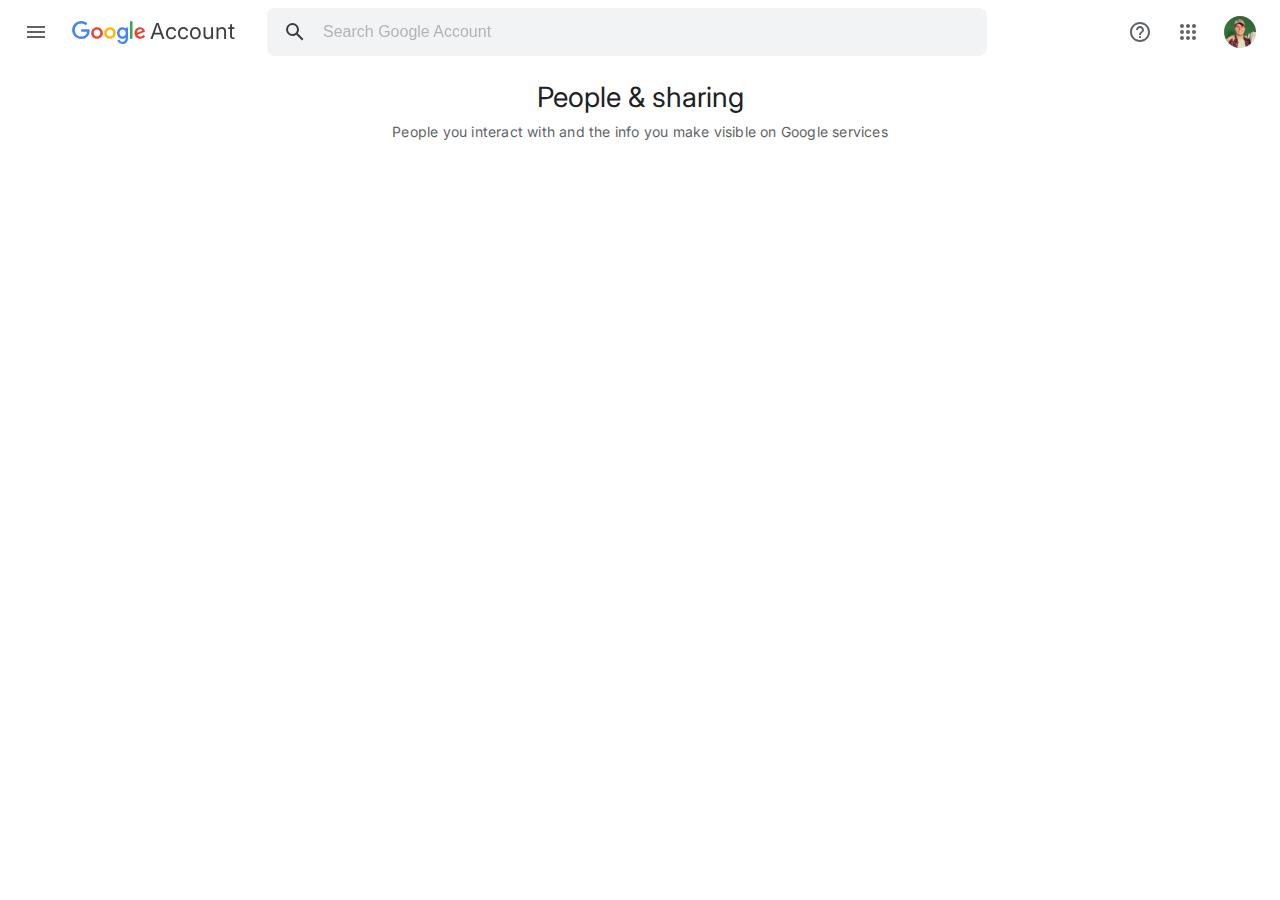
<file: people_and_sharing.html>
<!DOCTYPE html>
<html lang="en">
<head>
    <meta charset="UTF-8">
    <meta http-equiv="X-UA-Compatible" content="IE=edge">
    <meta name="viewport" content="width=device-width, initial-scale=1.0">
    <meta name="theme-color" content="#FF0000">
    <meta name="description" content="People you interact with and the info you make visible on Google services">
    <title>People and sharing</title>
    <link rel="shortcut icon" href="images/favicon.ico">
    <link rel="preconnect" href="https://fonts.googleapis.com">
    <link rel="preconnect" href="https://fonts.gstatic.com" crossorigin>
    <link href="https://fonts.googleapis.com/css2?family=Inter:wght@100;200;300;400;500&family=Roboto:wght@300;400;500&display=swap" rel="stylesheet">
    <link rel="stylesheet" href="style.css">
</head>
<body>
    <header>
        <aside class="wrapper">
            <button class="icon-btn" id="menu-btn" type="button"><svg xmlns="http://www.w3.org/2000/svg" height="24" viewBox="0 0 24 24" width="24" fill="currentColor"><path d="M0 0h24v24H0V0z" fill="none"/><path d="M3 18h18v-2H3v2zm0-5h18v-2H3v2zm0-7v2h18V6H3z"/></svg></button>
            <a href="index.html" class="logo"><svg xmlns="http://www.w3.org/2000/svg" width="74" height="24" viewBox="0 0 74 24"><path fill="#4285F4" d="M9.24 8.19v2.46h5.88c-.18 1.38-.64 2.39-1.34 3.1-.86.86-2.2 1.8-4.54 1.8-3.62 0-6.45-2.92-6.45-6.54s2.83-6.54 6.45-6.54c1.95 0 3.38.77 4.43 1.76L15.4 2.5C13.94 1.08 11.98 0 9.24 0 4.28 0 .11 4.04.11 9s4.17 9 9.13 9c2.68 0 4.7-.88 6.28-2.52 1.62-1.62 2.13-3.91 2.13-5.75 0-.57-.04-1.1-.13-1.54H9.24z"/><path fill="#EA4335" d="M25 6.19c-3.21 0-5.83 2.44-5.83 5.81 0 3.34 2.62 5.81 5.83 5.81s5.83-2.46 5.83-5.81c0-3.37-2.62-5.81-5.83-5.81zm0 9.33c-1.76 0-3.28-1.45-3.28-3.52 0-2.09 1.52-3.52 3.28-3.52s3.28 1.43 3.28 3.52c0 2.07-1.52 3.52-3.28 3.52z"/><path fill="#4285F4" d="M53.58 7.49h-.09c-.57-.68-1.67-1.3-3.06-1.3C47.53 6.19 45 8.72 45 12c0 3.26 2.53 5.81 5.43 5.81 1.39 0 2.49-.62 3.06-1.32h.09v.81c0 2.22-1.19 3.41-3.1 3.41-1.56 0-2.53-1.12-2.93-2.07l-2.22.92c.64 1.54 2.33 3.43 5.15 3.43 2.99 0 5.52-1.76 5.52-6.05V6.49h-2.42v1zm-2.93 8.03c-1.76 0-3.1-1.5-3.1-3.52 0-2.05 1.34-3.52 3.1-3.52 1.74 0 3.1 1.5 3.1 3.54.01 2.03-1.36 3.5-3.1 3.5z"/><path fill="#FBBC05" d="M38 6.19c-3.21 0-5.83 2.44-5.83 5.81 0 3.34 2.62 5.81 5.83 5.81s5.83-2.46 5.83-5.81c0-3.37-2.62-5.81-5.83-5.81zm0 9.33c-1.76 0-3.28-1.45-3.28-3.52 0-2.09 1.52-3.52 3.28-3.52s3.28 1.43 3.28 3.52c0 2.07-1.52 3.52-3.28 3.52z"/><path fill="#34A853" d="M58 .24h2.51v17.57H58z"/><path fill="#EA4335" d="M68.26 15.52c-1.3 0-2.22-.59-2.82-1.76l7.77-3.21-.26-.66c-.48-1.3-1.96-3.7-4.97-3.7-2.99 0-5.48 2.35-5.48 5.81 0 3.26 2.46 5.81 5.76 5.81 2.66 0 4.2-1.63 4.84-2.57l-1.98-1.32c-.66.96-1.56 1.6-2.86 1.6zm-.18-7.15c1.03 0 1.91.53 2.2 1.28l-5.25 2.17c0-2.44 1.73-3.45 3.05-3.45z"/></svg><span>Account</span></a>
        </aside>
        <fieldset class="search">
            <button type="button"><svg xmlns="http://www.w3.org/2000/svg" height="24" viewBox="0 0 24 24" width="24"><path d="M20.49 19l-5.73-5.73C15.53 12.2 16 10.91 16 9.5A6.5 6.5 0 109.5 16c1.41 0 2.7-.47 3.77-1.24L19 20.49 20.49 19zM5 9.5C5 7.01 7.01 5 9.5 5S14 7.01 14 9.5 11.99 14 9.5 14 5 11.99 5 9.5z"/><path d="M0 0h24v24H0V0z" fill="none"/></svg></button>
            <input type="text" placeholder="Search Google Account">
        </fieldset>
        <aside class="wrapper">
            <button class="icon-btn" type="button"><svg xmlns="http://www.w3.org/2000/svg" height="24" viewBox="0 0 24 24" width="24"><path d="M0 0h24v24H0z" fill="none"/><path d="M11 18h2v-2h-2v2zm1-16C6.48 2 2 6.48 2 12s4.48 10 10 10 10-4.48 10-10S17.52 2 12 2zm0 18c-4.41 0-8-3.59-8-8s3.59-8 8-8 8 3.59 8 8-3.59 8-8 8zm0-14c-2.21 0-4 1.79-4 4h2c0-1.1.9-2 2-2s2 .9 2 2c0 2-3 1.75-3 5h2c0-2.25 3-2.5 3-5 0-2.21-1.79-4-4-4z"/></svg></button>
            <button class="icon-btn" type="button"><svg xmlns="http://www.w3.org/2000/svg" height="24" viewBox="0 0 24 24" width="24"><path d="M6 8c1.1 0 2-.9 2-2s-.9-2-2-2-2 .9-2 2 .9 2 2 2zm6 12c1.1 0 2-.9 2-2s-.9-2-2-2-2 .9-2 2 .9 2 2 2zm-6 0c1.1 0 2-.9 2-2s-.9-2-2-2-2 .9-2 2 .9 2 2 2zm0-6c1.1 0 2-.9 2-2s-.9-2-2-2-2 .9-2 2 .9 2 2 2zm6 0c1.1 0 2-.9 2-2s-.9-2-2-2-2 .9-2 2 .9 2 2 2zm4-8c0 1.1.9 2 2 2s2-.9 2-2-.9-2-2-2-2 .9-2 2zm-4 2c1.1 0 2-.9 2-2s-.9-2-2-2-2 .9-2 2 .9 2 2 2zm6 6c1.1 0 2-.9 2-2s-.9-2-2-2-2 .9-2 2 .9 2 2 2zm0 6c1.1 0 2-.9 2-2s-.9-2-2-2-2 .9-2 2 .9 2 2 2z"/></svg></button>
            <a href="index.html"><img src="images/profile.webp" alt="Jeffrey Claybrook profile picture"></a>
        </aside>
    </header>
    <nav>
        <a href="index.html" class="navlink"><svg xmlns="http://www.w3.org/2000/svg" height="24" viewBox="0 0 24 24" width="24"><path d="M0 0h24v24H0V0z" fill="none"/><path d="M12 2C6.48 2 2 6.48 2 12s4.48 10 10 10 10-4.48 10-10S17.52 2 12 2zM7.07 18.28c.43-.9 3.05-1.78 4.93-1.78s4.51.88 4.93 1.78C15.57 19.36 13.86 20 12 20s-3.57-.64-4.93-1.72zm11.29-1.45c-1.43-1.74-4.9-2.33-6.36-2.33s-4.93.59-6.36 2.33A7.95 7.95 0 014 12c0-4.41 3.59-8 8-8s8 3.59 8 8c0 1.82-.62 3.49-1.64 4.83zM12 6c-1.94 0-3.5 1.56-3.5 3.5S10.06 13 12 13s3.5-1.56 3.5-3.5S13.94 6 12 6zm0 5c-.83 0-1.5-.67-1.5-1.5S11.17 8 12 8s1.5.67 1.5 1.5S12.83 11 12 11z"/></svg>Home</a>
        <a href="personal_info.html" class="navlink"><svg xmlns="http://www.w3.org/2000/svg" height="24" viewBox="0 0 24 24" width="24"><path fill="none" d="M0 0h24v24H0z"/><path d="M14 12h4v1.5h-4zM14 15h4v1.5h-4z"/><path d="M20 7h-5V4c0-1.1-.9-2-2-2h-2c-1.1 0-2 .9-2 2v3H4c-1.1 0-2 .9-2 2v11c0 1.1.9 2 2 2h16c1.1 0 2-.9 2-2V9c0-1.1-.9-2-2-2zm-9 0V4h2v5h-2V7zm9 13H4V9h5c0 1.1.9 2 2 2h2c1.1 0 2-.9 2-2h5v11z"/><circle cx="9" cy="13.5" r="1.5"/><path d="M11.08 16.18c-.64-.28-1.34-.43-2.08-.43s-1.44.15-2.08.43c-.56.24-.92.78-.92 1.39V18h6v-.43c0-.61-.36-1.15-.92-1.39z"/></svg>Personal info</a>
        <a href="data_and_privacy.html" class="navlink"><svg xmlns="http://www.w3.org/2000/svg" height="24" viewBox="0 0 24 24" width="24"><path d="M0 0h24v24H0z" fill="none"/><path d="M17 6H7c-3.31 0-6 2.69-6 6s2.69 6 6 6h10c3.31 0 6-2.69 6-6s-2.69-6-6-6zm0 10H7c-2.21 0-4-1.79-4-4s1.79-4 4-4h10c2.21 0 4 1.79 4 4s-1.79 4-4 4zm0-7c-1.66 0-3 1.34-3 3s1.34 3 3 3 3-1.34 3-3-1.34-3-3-3z"/></svg>Data &amp; privacy</a>
        <a href="security.html" class="navlink"><svg xmlns="http://www.w3.org/2000/svg" height="24" viewBox="0 0 24 24" width="24"><g fill="none"><path d="M0 0h24v24H0V0z"/><path d="M0 0h24v24H0V0z" opacity=".87"/></g><path d="M18 8h-1V6c0-2.76-2.24-5-5-5S7 3.24 7 6v2H6c-1.1 0-2 .9-2 2v10c0 1.1.9 2 2 2h12c1.1 0 2-.9 2-2V10c0-1.1-.9-2-2-2zM9 6c0-1.66 1.34-3 3-3s3 1.34 3 3v2H9V6zm9 14H6V10h12v10zm-6-3c1.1 0 2-.9 2-2s-.9-2-2-2-2 .9-2 2 .9 2 2 2z"/></svg>Security</a>
        <a href="people_and_sharing.html" class="navlink active"><svg xmlns="http://www.w3.org/2000/svg" height="24" viewBox="0 0 24 24" width="24"><path d="M0 0h24v24H0V0z" fill="none"/><path d="M9 13.75c-2.34 0-7 1.17-7 3.5V19h14v-1.75c0-2.33-4.66-3.5-7-3.5zM4.34 17c.84-.58 2.87-1.25 4.66-1.25s3.82.67 4.66 1.25H4.34zM9 12c1.93 0 3.5-1.57 3.5-3.5S10.93 5 9 5 5.5 6.57 5.5 8.5 7.07 12 9 12zm0-5c.83 0 1.5.67 1.5 1.5S9.83 10 9 10s-1.5-.67-1.5-1.5S8.17 7 9 7zm7.04 6.81c1.16.84 1.96 1.96 1.96 3.44V19h4v-1.75c0-2.02-3.5-3.17-5.96-3.44zM15 12c1.93 0 3.5-1.57 3.5-3.5S16.93 5 15 5c-.54 0-1.04.13-1.5.35.63.89 1 1.98 1 3.15s-.37 2.26-1 3.15c.46.22.96.35 1.5.35z"/></svg>People &amp; sharing</a>
        <a href="payments_and_subscriptions.html" class="navlink"><svg xmlns="http://www.w3.org/2000/svg" height="24" viewBox="0 0 24 24" width="24"><path d="M0 0h24v24H0V0z" fill="none"/><path d="M20 4H4c-1.11 0-1.99.89-1.99 2L2 18c0 1.11.89 2 2 2h16c1.11 0 2-.89 2-2V6c0-1.11-.89-2-2-2zm0 14H4v-6h16v6zm0-10H4V6h16v2z"/></svg>Payments &amp; subscriptions</a>
        <hr>
        <a href="#" class="navlink"><svg xmlns="http://www.w3.org/2000/svg" height="24" viewBox="0 0 24 24" width="24"><path d="M0 0h24v24H0V0z" fill="none"/><path d="M11 7h2v2h-2zm0 4h2v6h-2zm1-9C6.48 2 2 6.48 2 12s4.48 10 10 10 10-4.48 10-10S17.52 2 12 2zm0 18c-4.41 0-8-3.59-8-8s3.59-8 8-8 8 3.59 8 8-3.59 8-8 8z"/></svg>About</a>
        <aside class="wrapper">
            <a href="#" class="nav-sublink">Privacy</a>
            <a href="#" class="nav-sublink">Terms</a>
            <a href="#" class="nav-sublink">Help</a>
            <a href="#" class="nav-sublink">About</a>
        </aside>
    </nav>
    <main>
        <section class="jumbotron">
            <h1>People &amp; sharing</h1>
            <p>People you interact with and the info you make visible on Google services</p>
        </section>
    </main>
    <script src="script.js"></script>
</body>
</html>
</file>
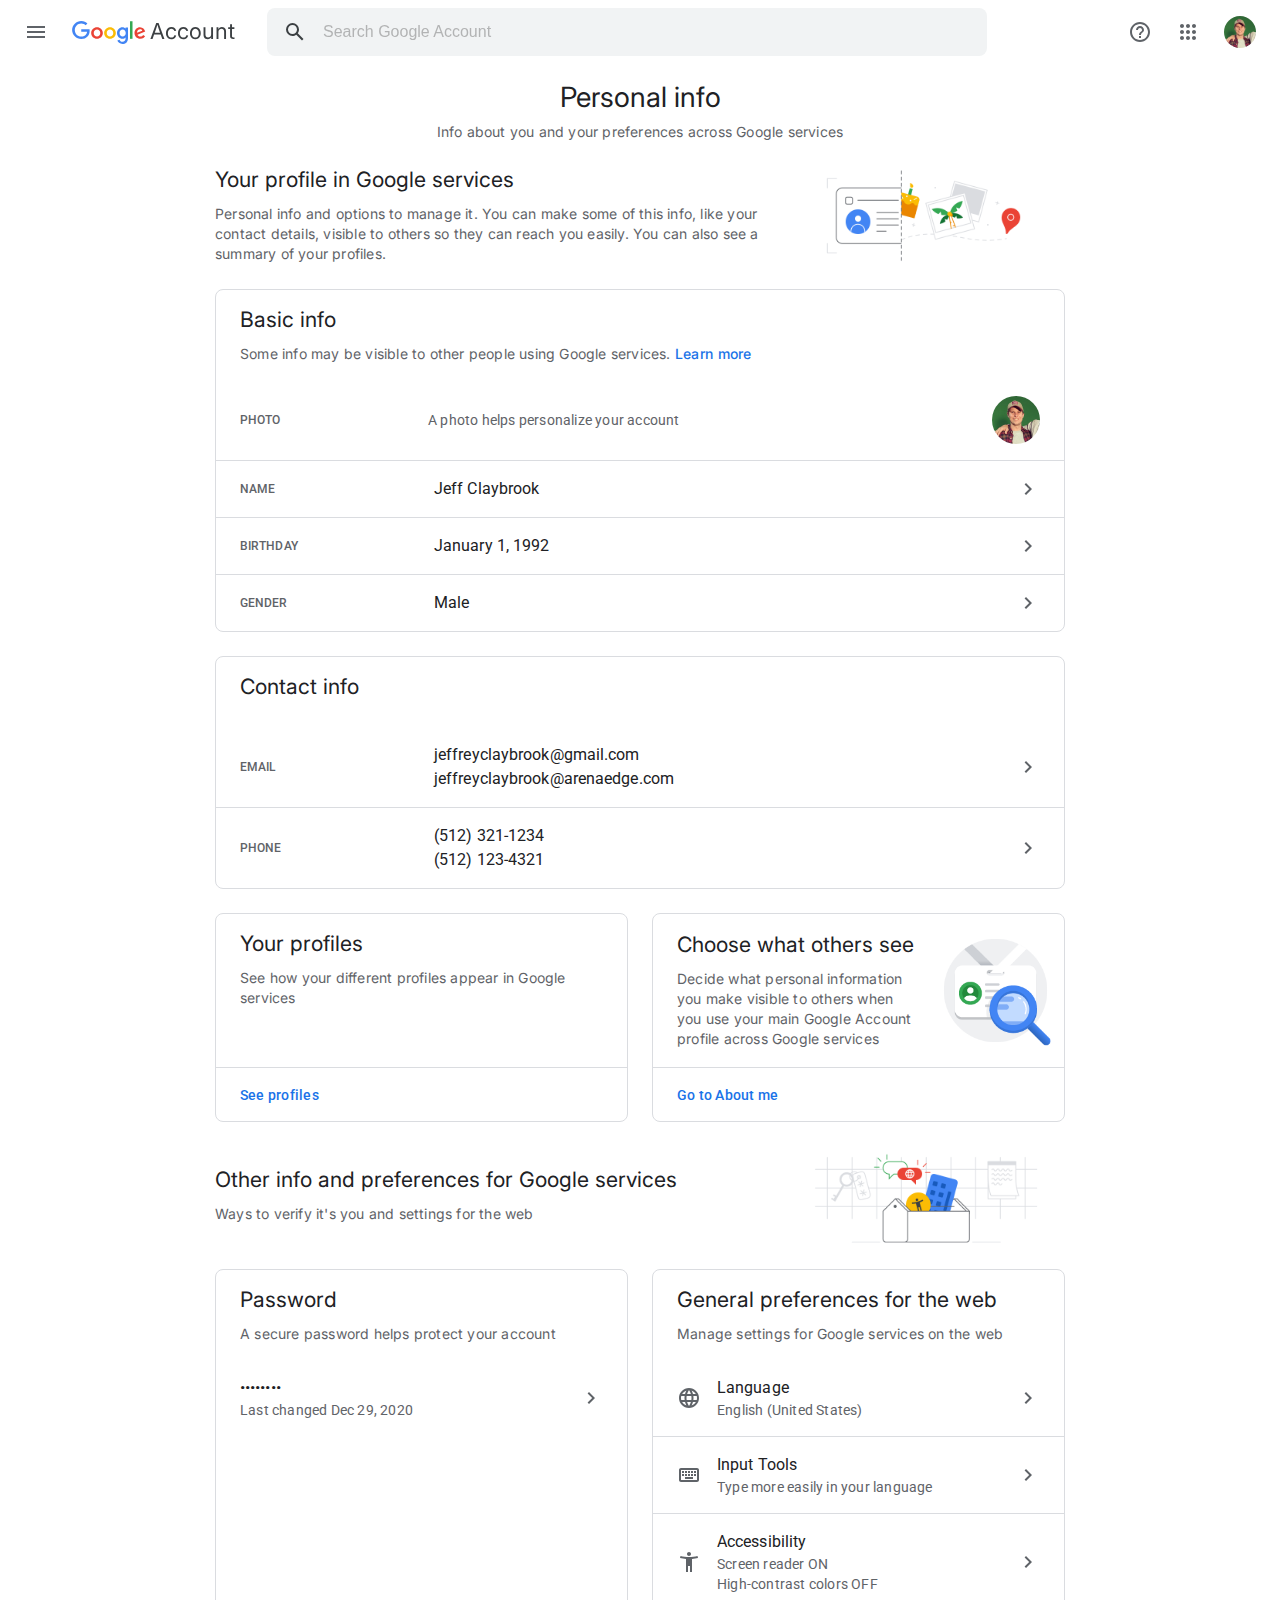
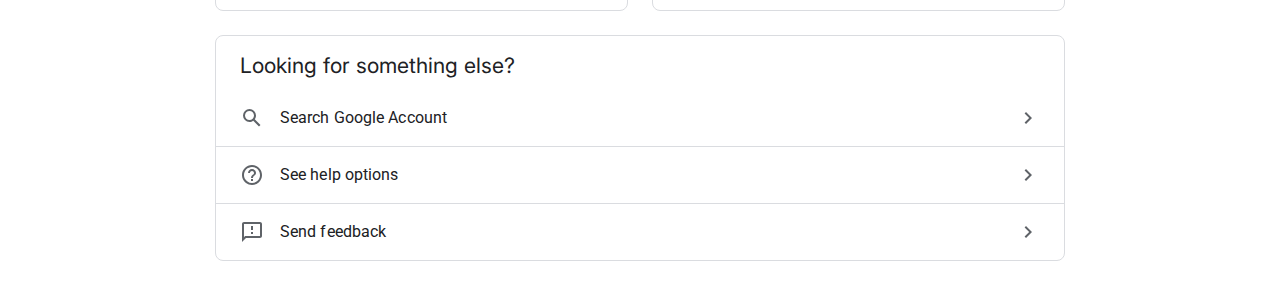
<file: personal_info.html>
<!DOCTYPE html>
<html lang="en">
<head>
    <meta charset="UTF-8">
    <meta http-equiv="X-UA-Compatible" content="IE=edge">
    <meta name="viewport" content="width=device-width, initial-scale=1.0">
    <meta name="theme-color" content="#FF0000">
    <meta name="description" content="Info about you and your preferences across Google services">
    <title>Personal info</title>
    <link rel="shortcut icon" href="images/favicon.ico">
    <link rel="preconnect" href="https://fonts.googleapis.com">
    <link rel="preconnect" href="https://fonts.gstatic.com" crossorigin>
    <link href="https://fonts.googleapis.com/css2?family=Inter:wght@100;200;300;400;500&family=Roboto:wght@300;400;500&display=swap" rel="stylesheet">
    <link rel="stylesheet" href="style.css">
</head>
<body>
    <header>
        <aside class="wrapper">
            <button class="icon-btn" id="menu-btn" type="button"><svg xmlns="http://www.w3.org/2000/svg" height="24" viewBox="0 0 24 24" width="24" fill="currentColor"><path d="M0 0h24v24H0V0z" fill="none"/><path d="M3 18h18v-2H3v2zm0-5h18v-2H3v2zm0-7v2h18V6H3z"/></svg></button>
            <a href="index.html" class="logo"><svg xmlns="http://www.w3.org/2000/svg" width="74" height="24" viewBox="0 0 74 24"><path fill="#4285F4" d="M9.24 8.19v2.46h5.88c-.18 1.38-.64 2.39-1.34 3.1-.86.86-2.2 1.8-4.54 1.8-3.62 0-6.45-2.92-6.45-6.54s2.83-6.54 6.45-6.54c1.95 0 3.38.77 4.43 1.76L15.4 2.5C13.94 1.08 11.98 0 9.24 0 4.28 0 .11 4.04.11 9s4.17 9 9.13 9c2.68 0 4.7-.88 6.28-2.52 1.62-1.62 2.13-3.91 2.13-5.75 0-.57-.04-1.1-.13-1.54H9.24z"/><path fill="#EA4335" d="M25 6.19c-3.21 0-5.83 2.44-5.83 5.81 0 3.34 2.62 5.81 5.83 5.81s5.83-2.46 5.83-5.81c0-3.37-2.62-5.81-5.83-5.81zm0 9.33c-1.76 0-3.28-1.45-3.28-3.52 0-2.09 1.52-3.52 3.28-3.52s3.28 1.43 3.28 3.52c0 2.07-1.52 3.52-3.28 3.52z"/><path fill="#4285F4" d="M53.58 7.49h-.09c-.57-.68-1.67-1.3-3.06-1.3C47.53 6.19 45 8.72 45 12c0 3.26 2.53 5.81 5.43 5.81 1.39 0 2.49-.62 3.06-1.32h.09v.81c0 2.22-1.19 3.41-3.1 3.41-1.56 0-2.53-1.12-2.93-2.07l-2.22.92c.64 1.54 2.33 3.43 5.15 3.43 2.99 0 5.52-1.76 5.52-6.05V6.49h-2.42v1zm-2.93 8.03c-1.76 0-3.1-1.5-3.1-3.52 0-2.05 1.34-3.52 3.1-3.52 1.74 0 3.1 1.5 3.1 3.54.01 2.03-1.36 3.5-3.1 3.5z"/><path fill="#FBBC05" d="M38 6.19c-3.21 0-5.83 2.44-5.83 5.81 0 3.34 2.62 5.81 5.83 5.81s5.83-2.46 5.83-5.81c0-3.37-2.62-5.81-5.83-5.81zm0 9.33c-1.76 0-3.28-1.45-3.28-3.52 0-2.09 1.52-3.52 3.28-3.52s3.28 1.43 3.28 3.52c0 2.07-1.52 3.52-3.28 3.52z"/><path fill="#34A853" d="M58 .24h2.51v17.57H58z"/><path fill="#EA4335" d="M68.26 15.52c-1.3 0-2.22-.59-2.82-1.76l7.77-3.21-.26-.66c-.48-1.3-1.96-3.7-4.97-3.7-2.99 0-5.48 2.35-5.48 5.81 0 3.26 2.46 5.81 5.76 5.81 2.66 0 4.2-1.63 4.84-2.57l-1.98-1.32c-.66.96-1.56 1.6-2.86 1.6zm-.18-7.15c1.03 0 1.91.53 2.2 1.28l-5.25 2.17c0-2.44 1.73-3.45 3.05-3.45z"/></svg><span>Account</span></a>
        </aside>
        <fieldset class="search">
            <button type="button"><svg xmlns="http://www.w3.org/2000/svg" height="24" viewBox="0 0 24 24" width="24"><path d="M20.49 19l-5.73-5.73C15.53 12.2 16 10.91 16 9.5A6.5 6.5 0 109.5 16c1.41 0 2.7-.47 3.77-1.24L19 20.49 20.49 19zM5 9.5C5 7.01 7.01 5 9.5 5S14 7.01 14 9.5 11.99 14 9.5 14 5 11.99 5 9.5z"/><path d="M0 0h24v24H0V0z" fill="none"/></svg></button>
            <input type="text" placeholder="Search Google Account">
        </fieldset>
        <aside class="wrapper">
            <button class="icon-btn" type="button"><svg xmlns="http://www.w3.org/2000/svg" height="24" viewBox="0 0 24 24" width="24"><path d="M0 0h24v24H0z" fill="none"/><path d="M11 18h2v-2h-2v2zm1-16C6.48 2 2 6.48 2 12s4.48 10 10 10 10-4.48 10-10S17.52 2 12 2zm0 18c-4.41 0-8-3.59-8-8s3.59-8 8-8 8 3.59 8 8-3.59 8-8 8zm0-14c-2.21 0-4 1.79-4 4h2c0-1.1.9-2 2-2s2 .9 2 2c0 2-3 1.75-3 5h2c0-2.25 3-2.5 3-5 0-2.21-1.79-4-4-4z"/></svg></button>
            <button class="icon-btn" type="button"><svg xmlns="http://www.w3.org/2000/svg" height="24" viewBox="0 0 24 24" width="24"><path d="M6 8c1.1 0 2-.9 2-2s-.9-2-2-2-2 .9-2 2 .9 2 2 2zm6 12c1.1 0 2-.9 2-2s-.9-2-2-2-2 .9-2 2 .9 2 2 2zm-6 0c1.1 0 2-.9 2-2s-.9-2-2-2-2 .9-2 2 .9 2 2 2zm0-6c1.1 0 2-.9 2-2s-.9-2-2-2-2 .9-2 2 .9 2 2 2zm6 0c1.1 0 2-.9 2-2s-.9-2-2-2-2 .9-2 2 .9 2 2 2zm4-8c0 1.1.9 2 2 2s2-.9 2-2-.9-2-2-2-2 .9-2 2zm-4 2c1.1 0 2-.9 2-2s-.9-2-2-2-2 .9-2 2 .9 2 2 2zm6 6c1.1 0 2-.9 2-2s-.9-2-2-2-2 .9-2 2 .9 2 2 2zm0 6c1.1 0 2-.9 2-2s-.9-2-2-2-2 .9-2 2 .9 2 2 2z"/></svg></button>
            <a href="index.html"><img src="images/profile.webp" alt="Jeffrey Claybrook profile picture"></a>
        </aside>
    </header>
    <nav>
        <a href="index.html" class="navlink"><svg xmlns="http://www.w3.org/2000/svg" height="24" viewBox="0 0 24 24" width="24"><path d="M0 0h24v24H0V0z" fill="none"/><path d="M12 2C6.48 2 2 6.48 2 12s4.48 10 10 10 10-4.48 10-10S17.52 2 12 2zM7.07 18.28c.43-.9 3.05-1.78 4.93-1.78s4.51.88 4.93 1.78C15.57 19.36 13.86 20 12 20s-3.57-.64-4.93-1.72zm11.29-1.45c-1.43-1.74-4.9-2.33-6.36-2.33s-4.93.59-6.36 2.33A7.95 7.95 0 014 12c0-4.41 3.59-8 8-8s8 3.59 8 8c0 1.82-.62 3.49-1.64 4.83zM12 6c-1.94 0-3.5 1.56-3.5 3.5S10.06 13 12 13s3.5-1.56 3.5-3.5S13.94 6 12 6zm0 5c-.83 0-1.5-.67-1.5-1.5S11.17 8 12 8s1.5.67 1.5 1.5S12.83 11 12 11z"/></svg>Home</a>
        <a href="personal_info.html" class="navlink active"><svg xmlns="http://www.w3.org/2000/svg" height="24" viewBox="0 0 24 24" width="24"><path fill="none" d="M0 0h24v24H0z"/><path d="M14 12h4v1.5h-4zM14 15h4v1.5h-4z"/><path d="M20 7h-5V4c0-1.1-.9-2-2-2h-2c-1.1 0-2 .9-2 2v3H4c-1.1 0-2 .9-2 2v11c0 1.1.9 2 2 2h16c1.1 0 2-.9 2-2V9c0-1.1-.9-2-2-2zm-9 0V4h2v5h-2V7zm9 13H4V9h5c0 1.1.9 2 2 2h2c1.1 0 2-.9 2-2h5v11z"/><circle cx="9" cy="13.5" r="1.5"/><path d="M11.08 16.18c-.64-.28-1.34-.43-2.08-.43s-1.44.15-2.08.43c-.56.24-.92.78-.92 1.39V18h6v-.43c0-.61-.36-1.15-.92-1.39z"/></svg>Personal info</a>
        <a href="data_and_privacy.html" class="navlink"><svg xmlns="http://www.w3.org/2000/svg" height="24" viewBox="0 0 24 24" width="24"><path d="M0 0h24v24H0z" fill="none"/><path d="M17 6H7c-3.31 0-6 2.69-6 6s2.69 6 6 6h10c3.31 0 6-2.69 6-6s-2.69-6-6-6zm0 10H7c-2.21 0-4-1.79-4-4s1.79-4 4-4h10c2.21 0 4 1.79 4 4s-1.79 4-4 4zm0-7c-1.66 0-3 1.34-3 3s1.34 3 3 3 3-1.34 3-3-1.34-3-3-3z"/></svg>Data &amp; privacy</a>
        <a href="security.html" class="navlink"><svg xmlns="http://www.w3.org/2000/svg" height="24" viewBox="0 0 24 24" width="24"><g fill="none"><path d="M0 0h24v24H0V0z"/><path d="M0 0h24v24H0V0z" opacity=".87"/></g><path d="M18 8h-1V6c0-2.76-2.24-5-5-5S7 3.24 7 6v2H6c-1.1 0-2 .9-2 2v10c0 1.1.9 2 2 2h12c1.1 0 2-.9 2-2V10c0-1.1-.9-2-2-2zM9 6c0-1.66 1.34-3 3-3s3 1.34 3 3v2H9V6zm9 14H6V10h12v10zm-6-3c1.1 0 2-.9 2-2s-.9-2-2-2-2 .9-2 2 .9 2 2 2z"/></svg>Security</a>
        <a href="people_and_sharing.html" class="navlink"><svg xmlns="http://www.w3.org/2000/svg" height="24" viewBox="0 0 24 24" width="24"><path d="M0 0h24v24H0V0z" fill="none"/><path d="M9 13.75c-2.34 0-7 1.17-7 3.5V19h14v-1.75c0-2.33-4.66-3.5-7-3.5zM4.34 17c.84-.58 2.87-1.25 4.66-1.25s3.82.67 4.66 1.25H4.34zM9 12c1.93 0 3.5-1.57 3.5-3.5S10.93 5 9 5 5.5 6.57 5.5 8.5 7.07 12 9 12zm0-5c.83 0 1.5.67 1.5 1.5S9.83 10 9 10s-1.5-.67-1.5-1.5S8.17 7 9 7zm7.04 6.81c1.16.84 1.96 1.96 1.96 3.44V19h4v-1.75c0-2.02-3.5-3.17-5.96-3.44zM15 12c1.93 0 3.5-1.57 3.5-3.5S16.93 5 15 5c-.54 0-1.04.13-1.5.35.63.89 1 1.98 1 3.15s-.37 2.26-1 3.15c.46.22.96.35 1.5.35z"/></svg>People &amp; sharing</a>
        <a href="payments_and_subscriptions.html" class="navlink"><svg xmlns="http://www.w3.org/2000/svg" height="24" viewBox="0 0 24 24" width="24"><path d="M0 0h24v24H0V0z" fill="none"/><path d="M20 4H4c-1.11 0-1.99.89-1.99 2L2 18c0 1.11.89 2 2 2h16c1.11 0 2-.89 2-2V6c0-1.11-.89-2-2-2zm0 14H4v-6h16v6zm0-10H4V6h16v2z"/></svg>Payments &amp; subscriptions</a>
        <hr>
        <a href="#" class="navlink"><svg xmlns="http://www.w3.org/2000/svg" height="24" viewBox="0 0 24 24" width="24"><path d="M0 0h24v24H0V0z" fill="none"/><path d="M11 7h2v2h-2zm0 4h2v6h-2zm1-9C6.48 2 2 6.48 2 12s4.48 10 10 10 10-4.48 10-10S17.52 2 12 2zm0 18c-4.41 0-8-3.59-8-8s3.59-8 8-8 8 3.59 8 8-3.59 8-8 8z"/></svg>About</a>
        <aside class="wrapper">
            <a href="#" class="nav-sublink">Privacy</a>
            <a href="#" class="nav-sublink">Terms</a>
            <a href="#" class="nav-sublink">Help</a>
            <a href="#" class="nav-sublink">About</a>
        </aside>
    </nav>
    <main>
        <section class="jumbotron">
            <h1>Personal info</h1>
            <p>Info about you and your preferences across Google services</p>
        </section>
        <section class="grid">
            <article class="grid-item-alt your-profile-info-in-google-services">
                <div class="heading">
                    <div class="column">
                        <h2>Your profile in Google services</h2>
                        <p>Personal info and options to manage it. You can make some of this info, like your contact details, visible to others so they can reach you easily. You can also see a summary of your profiles.</p>
                    </div>
                    <figure>
                        <img src="images/personal_info_your_profile_info_in_google_services.webp" alt="Your profile info in Google services">
                    </figure>
                </div>
            </article>
            <article class="grid-item basic-info">
                <div class="heading">
                    <div class="column">
                        <h2>Basic info</h2>
                        <p>Some info may be visible to other people using Google services. <a href="#" class="text-btn">Learn more</a></p>
                    </div>
                </div>
                <a href="#" class="wrapper">
                    <h3>Photo</h3>
                    <p>A photo helps personalize your account</p>
                    <img src="images/profile.webp" alt="Jeff Claybrook profile picture">
                </a>
                <a href="#" class="wrapper">
                    <h3>Name</h3>
                    <span>Jeff Claybrook</span>
                    <svg class="chevron" xmlns="http://www.w3.org/2000/svg" height="24" viewBox="0 0 24 24" width="24"><path d="M0 0h24v24H0V0z" fill="none"/><path d="M10 6L8.59 7.41 13.17 12l-4.58 4.59L10 18l6-6-6-6z"/></svg>
                </a>
                <a href="#" class="wrapper">
                    <h3>Birthday</h3>
                    <span>January 1, 1992</span>
                    <svg class="chevron" xmlns="http://www.w3.org/2000/svg" height="24" viewBox="0 0 24 24" width="24"><path d="M0 0h24v24H0V0z" fill="none"/><path d="M10 6L8.59 7.41 13.17 12l-4.58 4.59L10 18l6-6-6-6z"/></svg>
                </a>
                <a href="#" class="wrapper">
                    <h3>Gender</h3>
                    <span>Male</span>
                    <svg class="chevron" xmlns="http://www.w3.org/2000/svg" height="24" viewBox="0 0 24 24" width="24"><path d="M0 0h24v24H0V0z" fill="none"/><path d="M10 6L8.59 7.41 13.17 12l-4.58 4.59L10 18l6-6-6-6z"/></svg>
                </a>
            </article>
            <article class="grid-item contact-info">
                <div class="heading">
                    <h2>Contact info</h2>
                </div>
                <a href="#" class="wrapper">
                    <h3>Email</h3>
                    <div class="column">
                        <span>jeffreyclaybrook@gmail.com</span>
                        <span>jeffreyclaybrook@arenaedge.com</span>
                    </div>
                    <svg class="chevron" xmlns="http://www.w3.org/2000/svg" height="24" viewBox="0 0 24 24" width="24"><path d="M0 0h24v24H0V0z" fill="none"/><path d="M10 6L8.59 7.41 13.17 12l-4.58 4.59L10 18l6-6-6-6z"/></svg>
                </a>
                <a href="#" class="wrapper">
                    <h3>Phone</h3>
                    <div class="column">
                        <span>(512) 321-1234</span>
                        <span>(512) 123-4321</span>
                    </div>
                    <svg class="chevron" xmlns="http://www.w3.org/2000/svg" height="24" viewBox="0 0 24 24" width="24"><path d="M0 0h24v24H0V0z" fill="none"/><path d="M10 6L8.59 7.41 13.17 12l-4.58 4.59L10 18l6-6-6-6z"/></svg>
                </a>
            </article>
            <article class="grid-item your-profiles">
                <div class="heading">
                    <div class="column">
                        <h2>Your profiles</h2>
                        <p>See how your different profiles appear in Google services</p>
                    </div>
                </div>
                <div class="grid-item-cta">
                    <a href="#">See profiles</a>
                </div>
            </article>
            <article class="grid-item choose-what-others-see">
                <div class="heading">
                    <div class="column">
                        <h2>Choose what others see</h2>
                        <p>Decide what personal information you make visible to others when you use your main Google Account profile across Google services</p>
                    </div>
                    <figure>
                        <img src="images/personal_info_choose_what_others_see.webp" alt="Choose what others see">
                    </figure>
                </div>
                <div class="grid-item-cta">
                    <a href="#">Go to About me</a>
                </div>
            </article>
            <article class="grid-item-alt other-info-and-preferences-for-google-services">
                <div class="heading">
                    <div class="column">
                        <h2>Other info and preferences for Google services</h2>
                        <p>Ways to verify it's you and settings for the web</p>
                    </div>
                    <figure>
                        <img src="images/personal_info_other_info_and_preferences_for_google_services.webp" alt="Other info and preferences for Google services">
                    </figure>
                </div>
            </article>
            <article class="grid-item password">
                <div class="heading">
                    <div class="column">
                        <h2>Password</h2>
                        <p>A secure password helps protect your account</p>
                    </div>
                </div>
                <a href="#" class="wrapper">
                    <div class="column">
                        <span>••••••••</span>
                        <p>Last changed Dec 29, 2020</p>
                    </div>
                    <svg class="chevron" xmlns="http://www.w3.org/2000/svg" height="24" viewBox="0 0 24 24" width="24"><path d="M0 0h24v24H0V0z" fill="none"/><path d="M10 6L8.59 7.41 13.17 12l-4.58 4.59L10 18l6-6-6-6z"/></svg>
                </a>
            </article>
            <article class="grid-item general-preferences-for-the-web">
                <div class="heading">
                    <div class="column">
                        <h2>General preferences for the web</h2>
                        <p>Manage settings for Google services on the web</p>
                    </div>
                </div>
                <a href="#" class="wrapper">
                    <svg xmlns="http://www.w3.org/2000/svg" height="24" viewBox="0 0 24 24" width="24" fill="currentColor"><path d="M0 0h24v24H0V0z" fill="none"/><path d="M11.99 2C6.47 2 2 6.48 2 12s4.47 10 9.99 10C17.52 22 22 17.52 22 12S17.52 2 11.99 2zm6.93 6h-2.95a15.65 15.65 0 00-1.38-3.56A8.03 8.03 0 0118.92 8zM12 4.04c.83 1.2 1.48 2.53 1.91 3.96h-3.82c.43-1.43 1.08-2.76 1.91-3.96zM4.26 14C4.1 13.36 4 12.69 4 12s.1-1.36.26-2h3.38c-.08.66-.14 1.32-.14 2s.06 1.34.14 2H4.26zm.82 2h2.95c.32 1.25.78 2.45 1.38 3.56A7.987 7.987 0 015.08 16zm2.95-8H5.08a7.987 7.987 0 014.33-3.56A15.65 15.65 0 008.03 8zM12 19.96c-.83-1.2-1.48-2.53-1.91-3.96h3.82c-.43 1.43-1.08 2.76-1.91 3.96zM14.34 14H9.66c-.09-.66-.16-1.32-.16-2s.07-1.35.16-2h4.68c.09.65.16 1.32.16 2s-.07 1.34-.16 2zm.25 5.56c.6-1.11 1.06-2.31 1.38-3.56h2.95a8.03 8.03 0 01-4.33 3.56zM16.36 14c.08-.66.14-1.32.14-2s-.06-1.34-.14-2h3.38c.16.64.26 1.31.26 2s-.1 1.36-.26 2h-3.38z"/></svg>
                    <div class="column">
                        <span>Language</span>
                        <p>English (United States)</p>
                    </div>
                    <svg class="chevron" xmlns="http://www.w3.org/2000/svg" height="24" viewBox="0 0 24 24" width="24"><path d="M0 0h24v24H0V0z" fill="none"/><path d="M10 6L8.59 7.41 13.17 12l-4.58 4.59L10 18l6-6-6-6z"/></svg>
                </a>
                <a href="#" class="wrapper">
                    <svg xmlns="http://www.w3.org/2000/svg" height="24" viewBox="0 0 24 24" width="24" fill="currentColor"><path d="M0 0h24v24H0V0zm0 0h24v24H0V0z" fill="none"/><path d="M20 7v10H4V7h16m0-2H4c-1.1 0-1.99.9-1.99 2L2 17c0 1.1.9 2 2 2h16c1.1 0 2-.9 2-2V7c0-1.1-.9-2-2-2zm-9 3h2v2h-2zm0 3h2v2h-2zM8 8h2v2H8zm0 3h2v2H8zm-3 0h2v2H5zm0-3h2v2H5zm3 6h8v2H8zm6-3h2v2h-2zm0-3h2v2h-2zm3 3h2v2h-2zm0-3h2v2h-2z"/></svg>
                    <div class="column">
                        <span>Input Tools</span>
                        <p>Type more easily in your language</p>
                    </div>
                    <svg class="chevron" xmlns="http://www.w3.org/2000/svg" height="24" viewBox="0 0 24 24" width="24"><path d="M0 0h24v24H0V0z" fill="none"/><path d="M10 6L8.59 7.41 13.17 12l-4.58 4.59L10 18l6-6-6-6z"/></svg>
                </a>
                <a href="#" class="wrapper">
                    <svg xmlns="http://www.w3.org/2000/svg" height="24" viewBox="0 0 24 24" width="24" fill="currentColor"><path d="M0 0h24v24H0V0z" fill="none"/><path d="M20.5 6c-2.61.7-5.67 1-8.5 1s-5.89-.3-8.5-1L3 8c1.86.5 4 .83 6 1v13h2v-6h2v6h2V9c2-.17 4.14-.5 6-1l-.5-2zM12 6c1.1 0 2-.9 2-2s-.9-2-2-2-2 .9-2 2 .9 2 2 2z"/></svg>
                    <div class="column">
                        <span>Accessibility</span>
                        <p>Screen reader ON</p>
                        <p>High-contrast colors OFF</p>
                    </div>
                    <svg class="chevron" xmlns="http://www.w3.org/2000/svg" height="24" viewBox="0 0 24 24" width="24"><path d="M0 0h24v24H0V0z" fill="none"/><path d="M10 6L8.59 7.41 13.17 12l-4.58 4.59L10 18l6-6-6-6z"/></svg>
                </a>
            </article>
            <article class="grid-item looking-for-something-else">
                <div class="heading">
                    <h2>Looking for something else?</h2>
                </div>
                <a href="#" class="wrapper">
                    <svg xmlns="http://www.w3.org/2000/svg" height="24" viewBox="0 0 24 24" width="24"><path d="M20.49 19l-5.73-5.73C15.53 12.2 16 10.91 16 9.5A6.5 6.5 0 109.5 16c1.41 0 2.7-.47 3.77-1.24L19 20.49 20.49 19zM5 9.5C5 7.01 7.01 5 9.5 5S14 7.01 14 9.5 11.99 14 9.5 14 5 11.99 5 9.5z"/><path d="M0 0h24v24H0V0z" fill="none"/></svg>
                    <span>Search Google Account</span>
                    <svg class="chevron" xmlns="http://www.w3.org/2000/svg" height="24" viewBox="0 0 24 24" width="24"><path d="M0 0h24v24H0V0z" fill="none"/><path d="M10 6L8.59 7.41 13.17 12l-4.58 4.59L10 18l6-6-6-6z"/></svg>
                </a>
                <a href="#" class="wrapper">
                    <svg xmlns="http://www.w3.org/2000/svg" height="24" viewBox="0 0 24 24" width="24"><path d="M0 0h24v24H0z" fill="none"/><path d="M11 18h2v-2h-2v2zm1-16C6.48 2 2 6.48 2 12s4.48 10 10 10 10-4.48 10-10S17.52 2 12 2zm0 18c-4.41 0-8-3.59-8-8s3.59-8 8-8 8 3.59 8 8-3.59 8-8 8zm0-14c-2.21 0-4 1.79-4 4h2c0-1.1.9-2 2-2s2 .9 2 2c0 2-3 1.75-3 5h2c0-2.25 3-2.5 3-5 0-2.21-1.79-4-4-4z"/></svg>
                    <span>See help options</span>
                    <svg class="chevron" xmlns="http://www.w3.org/2000/svg" height="24" viewBox="0 0 24 24" width="24"><path d="M0 0h24v24H0V0z" fill="none"/><path d="M10 6L8.59 7.41 13.17 12l-4.58 4.59L10 18l6-6-6-6z"/></svg>
                </a>
                <a href="#" class="wrapper">
                    <svg xmlns="http://www.w3.org/2000/svg" height="24" viewBox="0 0 24 24" width="24"><path d="M0 0h24v24H0V0z" fill="none"/><path d="M20 2H4c-1.1 0-1.99.9-1.99 2L2 22l4-4h14c1.1 0 2-.9 2-2V4c0-1.1-.9-2-2-2zm0 14H5.17l-.59.59-.58.58V4h16v12zm-9-4h2v2h-2zm0-6h2v4h-2z"/></svg>
                    <span>Send feedback</span>
                    <svg class="chevron" xmlns="http://www.w3.org/2000/svg" height="24" viewBox="0 0 24 24" width="24"><path d="M0 0h24v24H0V0z" fill="none"/><path d="M10 6L8.59 7.41 13.17 12l-4.58 4.59L10 18l6-6-6-6z"/></svg>
                </a>
            </article>
        </section>
    </main>
    <script src="script.js"></script>
</body>
</html>
</file>
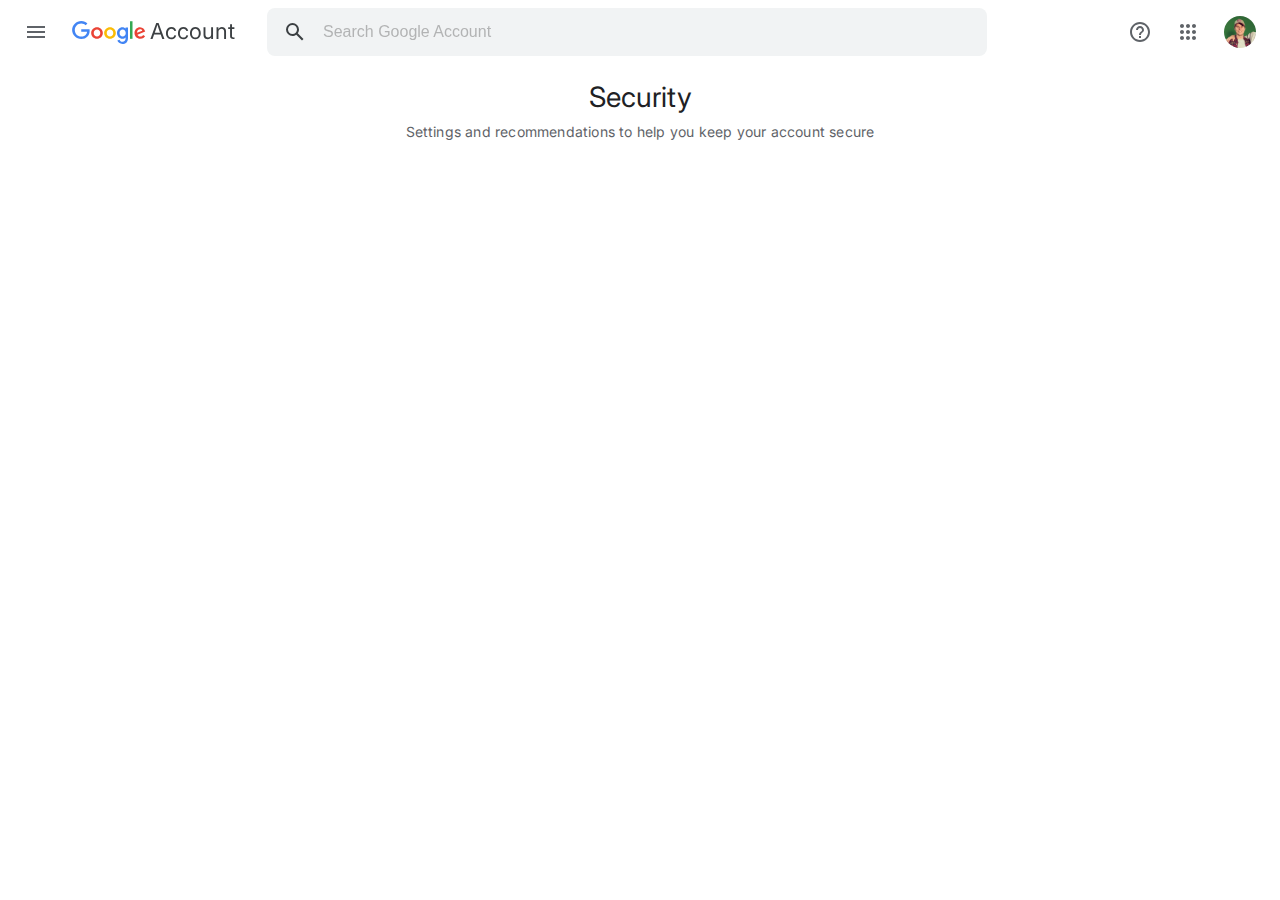
<file: security.html>
<!DOCTYPE html>
<html lang="en">
<head>
    <meta charset="UTF-8">
    <meta http-equiv="X-UA-Compatible" content="IE=edge">
    <meta name="viewport" content="width=device-width, initial-scale=1.0">
    <meta name="theme-color" content="#FF0000">
    <meta name="description" content="Settings and recommendations to help you keep your account secure">
    <title>Security</title>
    <link rel="shortcut icon" href="images/favicon.ico">
    <link rel="preconnect" href="https://fonts.googleapis.com">
    <link rel="preconnect" href="https://fonts.gstatic.com" crossorigin>
    <link href="https://fonts.googleapis.com/css2?family=Inter:wght@100;200;300;400;500&family=Roboto:wght@300;400;500&display=swap" rel="stylesheet">
    <link rel="stylesheet" href="style.css">
</head>
<body>
    <header>
        <aside class="wrapper">
            <button class="icon-btn" id="menu-btn" type="button"><svg xmlns="http://www.w3.org/2000/svg" height="24" viewBox="0 0 24 24" width="24" fill="currentColor"><path d="M0 0h24v24H0V0z" fill="none"/><path d="M3 18h18v-2H3v2zm0-5h18v-2H3v2zm0-7v2h18V6H3z"/></svg></button>
            <a href="index.html" class="logo"><svg xmlns="http://www.w3.org/2000/svg" width="74" height="24" viewBox="0 0 74 24"><path fill="#4285F4" d="M9.24 8.19v2.46h5.88c-.18 1.38-.64 2.39-1.34 3.1-.86.86-2.2 1.8-4.54 1.8-3.62 0-6.45-2.92-6.45-6.54s2.83-6.54 6.45-6.54c1.95 0 3.38.77 4.43 1.76L15.4 2.5C13.94 1.08 11.98 0 9.24 0 4.28 0 .11 4.04.11 9s4.17 9 9.13 9c2.68 0 4.7-.88 6.28-2.52 1.62-1.62 2.13-3.91 2.13-5.75 0-.57-.04-1.1-.13-1.54H9.24z"/><path fill="#EA4335" d="M25 6.19c-3.21 0-5.83 2.44-5.83 5.81 0 3.34 2.62 5.81 5.83 5.81s5.83-2.46 5.83-5.81c0-3.37-2.62-5.81-5.83-5.81zm0 9.33c-1.76 0-3.28-1.45-3.28-3.52 0-2.09 1.52-3.52 3.28-3.52s3.28 1.43 3.28 3.52c0 2.07-1.52 3.52-3.28 3.52z"/><path fill="#4285F4" d="M53.58 7.49h-.09c-.57-.68-1.67-1.3-3.06-1.3C47.53 6.19 45 8.72 45 12c0 3.26 2.53 5.81 5.43 5.81 1.39 0 2.49-.62 3.06-1.32h.09v.81c0 2.22-1.19 3.41-3.1 3.41-1.56 0-2.53-1.12-2.93-2.07l-2.22.92c.64 1.54 2.33 3.43 5.15 3.43 2.99 0 5.52-1.76 5.52-6.05V6.49h-2.42v1zm-2.93 8.03c-1.76 0-3.1-1.5-3.1-3.52 0-2.05 1.34-3.52 3.1-3.52 1.74 0 3.1 1.5 3.1 3.54.01 2.03-1.36 3.5-3.1 3.5z"/><path fill="#FBBC05" d="M38 6.19c-3.21 0-5.83 2.44-5.83 5.81 0 3.34 2.62 5.81 5.83 5.81s5.83-2.46 5.83-5.81c0-3.37-2.62-5.81-5.83-5.81zm0 9.33c-1.76 0-3.28-1.45-3.28-3.52 0-2.09 1.52-3.52 3.28-3.52s3.28 1.43 3.28 3.52c0 2.07-1.52 3.52-3.28 3.52z"/><path fill="#34A853" d="M58 .24h2.51v17.57H58z"/><path fill="#EA4335" d="M68.26 15.52c-1.3 0-2.22-.59-2.82-1.76l7.77-3.21-.26-.66c-.48-1.3-1.96-3.7-4.97-3.7-2.99 0-5.48 2.35-5.48 5.81 0 3.26 2.46 5.81 5.76 5.81 2.66 0 4.2-1.63 4.84-2.57l-1.98-1.32c-.66.96-1.56 1.6-2.86 1.6zm-.18-7.15c1.03 0 1.91.53 2.2 1.28l-5.25 2.17c0-2.44 1.73-3.45 3.05-3.45z"/></svg><span>Account</span></a>
        </aside>
        <fieldset class="search">
            <button type="button"><svg xmlns="http://www.w3.org/2000/svg" height="24" viewBox="0 0 24 24" width="24"><path d="M20.49 19l-5.73-5.73C15.53 12.2 16 10.91 16 9.5A6.5 6.5 0 109.5 16c1.41 0 2.7-.47 3.77-1.24L19 20.49 20.49 19zM5 9.5C5 7.01 7.01 5 9.5 5S14 7.01 14 9.5 11.99 14 9.5 14 5 11.99 5 9.5z"/><path d="M0 0h24v24H0V0z" fill="none"/></svg></button>
            <input type="text" placeholder="Search Google Account">
        </fieldset>
        <aside class="wrapper">
            <button class="icon-btn" type="button"><svg xmlns="http://www.w3.org/2000/svg" height="24" viewBox="0 0 24 24" width="24"><path d="M0 0h24v24H0z" fill="none"/><path d="M11 18h2v-2h-2v2zm1-16C6.48 2 2 6.48 2 12s4.48 10 10 10 10-4.48 10-10S17.52 2 12 2zm0 18c-4.41 0-8-3.59-8-8s3.59-8 8-8 8 3.59 8 8-3.59 8-8 8zm0-14c-2.21 0-4 1.79-4 4h2c0-1.1.9-2 2-2s2 .9 2 2c0 2-3 1.75-3 5h2c0-2.25 3-2.5 3-5 0-2.21-1.79-4-4-4z"/></svg></button>
            <button class="icon-btn" type="button"><svg xmlns="http://www.w3.org/2000/svg" height="24" viewBox="0 0 24 24" width="24"><path d="M6 8c1.1 0 2-.9 2-2s-.9-2-2-2-2 .9-2 2 .9 2 2 2zm6 12c1.1 0 2-.9 2-2s-.9-2-2-2-2 .9-2 2 .9 2 2 2zm-6 0c1.1 0 2-.9 2-2s-.9-2-2-2-2 .9-2 2 .9 2 2 2zm0-6c1.1 0 2-.9 2-2s-.9-2-2-2-2 .9-2 2 .9 2 2 2zm6 0c1.1 0 2-.9 2-2s-.9-2-2-2-2 .9-2 2 .9 2 2 2zm4-8c0 1.1.9 2 2 2s2-.9 2-2-.9-2-2-2-2 .9-2 2zm-4 2c1.1 0 2-.9 2-2s-.9-2-2-2-2 .9-2 2 .9 2 2 2zm6 6c1.1 0 2-.9 2-2s-.9-2-2-2-2 .9-2 2 .9 2 2 2zm0 6c1.1 0 2-.9 2-2s-.9-2-2-2-2 .9-2 2 .9 2 2 2z"/></svg></button>
            <a href="index.html"><img src="images/profile.webp" alt="Jeffrey Claybrook profile picture"></a>
        </aside>
    </header>
    <nav>
        <a href="index.html" class="navlink"><svg xmlns="http://www.w3.org/2000/svg" height="24" viewBox="0 0 24 24" width="24"><path d="M0 0h24v24H0V0z" fill="none"/><path d="M12 2C6.48 2 2 6.48 2 12s4.48 10 10 10 10-4.48 10-10S17.52 2 12 2zM7.07 18.28c.43-.9 3.05-1.78 4.93-1.78s4.51.88 4.93 1.78C15.57 19.36 13.86 20 12 20s-3.57-.64-4.93-1.72zm11.29-1.45c-1.43-1.74-4.9-2.33-6.36-2.33s-4.93.59-6.36 2.33A7.95 7.95 0 014 12c0-4.41 3.59-8 8-8s8 3.59 8 8c0 1.82-.62 3.49-1.64 4.83zM12 6c-1.94 0-3.5 1.56-3.5 3.5S10.06 13 12 13s3.5-1.56 3.5-3.5S13.94 6 12 6zm0 5c-.83 0-1.5-.67-1.5-1.5S11.17 8 12 8s1.5.67 1.5 1.5S12.83 11 12 11z"/></svg>Home</a>
        <a href="personal_info.html" class="navlink"><svg xmlns="http://www.w3.org/2000/svg" height="24" viewBox="0 0 24 24" width="24"><path fill="none" d="M0 0h24v24H0z"/><path d="M14 12h4v1.5h-4zM14 15h4v1.5h-4z"/><path d="M20 7h-5V4c0-1.1-.9-2-2-2h-2c-1.1 0-2 .9-2 2v3H4c-1.1 0-2 .9-2 2v11c0 1.1.9 2 2 2h16c1.1 0 2-.9 2-2V9c0-1.1-.9-2-2-2zm-9 0V4h2v5h-2V7zm9 13H4V9h5c0 1.1.9 2 2 2h2c1.1 0 2-.9 2-2h5v11z"/><circle cx="9" cy="13.5" r="1.5"/><path d="M11.08 16.18c-.64-.28-1.34-.43-2.08-.43s-1.44.15-2.08.43c-.56.24-.92.78-.92 1.39V18h6v-.43c0-.61-.36-1.15-.92-1.39z"/></svg>Personal info</a>
        <a href="data_and_privacy.html" class="navlink"><svg xmlns="http://www.w3.org/2000/svg" height="24" viewBox="0 0 24 24" width="24"><path d="M0 0h24v24H0z" fill="none"/><path d="M17 6H7c-3.31 0-6 2.69-6 6s2.69 6 6 6h10c3.31 0 6-2.69 6-6s-2.69-6-6-6zm0 10H7c-2.21 0-4-1.79-4-4s1.79-4 4-4h10c2.21 0 4 1.79 4 4s-1.79 4-4 4zm0-7c-1.66 0-3 1.34-3 3s1.34 3 3 3 3-1.34 3-3-1.34-3-3-3z"/></svg>Data &amp; privacy</a>
        <a href="security.html" class="navlink active"><svg xmlns="http://www.w3.org/2000/svg" height="24" viewBox="0 0 24 24" width="24"><g fill="none"><path d="M0 0h24v24H0V0z"/><path d="M0 0h24v24H0V0z" opacity=".87"/></g><path d="M18 8h-1V6c0-2.76-2.24-5-5-5S7 3.24 7 6v2H6c-1.1 0-2 .9-2 2v10c0 1.1.9 2 2 2h12c1.1 0 2-.9 2-2V10c0-1.1-.9-2-2-2zM9 6c0-1.66 1.34-3 3-3s3 1.34 3 3v2H9V6zm9 14H6V10h12v10zm-6-3c1.1 0 2-.9 2-2s-.9-2-2-2-2 .9-2 2 .9 2 2 2z"/></svg>Security</a>
        <a href="people_and_sharing.html" class="navlink"><svg xmlns="http://www.w3.org/2000/svg" height="24" viewBox="0 0 24 24" width="24"><path d="M0 0h24v24H0V0z" fill="none"/><path d="M9 13.75c-2.34 0-7 1.17-7 3.5V19h14v-1.75c0-2.33-4.66-3.5-7-3.5zM4.34 17c.84-.58 2.87-1.25 4.66-1.25s3.82.67 4.66 1.25H4.34zM9 12c1.93 0 3.5-1.57 3.5-3.5S10.93 5 9 5 5.5 6.57 5.5 8.5 7.07 12 9 12zm0-5c.83 0 1.5.67 1.5 1.5S9.83 10 9 10s-1.5-.67-1.5-1.5S8.17 7 9 7zm7.04 6.81c1.16.84 1.96 1.96 1.96 3.44V19h4v-1.75c0-2.02-3.5-3.17-5.96-3.44zM15 12c1.93 0 3.5-1.57 3.5-3.5S16.93 5 15 5c-.54 0-1.04.13-1.5.35.63.89 1 1.98 1 3.15s-.37 2.26-1 3.15c.46.22.96.35 1.5.35z"/></svg>People &amp; sharing</a>
        <a href="payments_and_subscriptions.html" class="navlink"><svg xmlns="http://www.w3.org/2000/svg" height="24" viewBox="0 0 24 24" width="24"><path d="M0 0h24v24H0V0z" fill="none"/><path d="M20 4H4c-1.11 0-1.99.89-1.99 2L2 18c0 1.11.89 2 2 2h16c1.11 0 2-.89 2-2V6c0-1.11-.89-2-2-2zm0 14H4v-6h16v6zm0-10H4V6h16v2z"/></svg>Payments &amp; subscriptions</a>
        <hr>
        <a href="#" class="navlink"><svg xmlns="http://www.w3.org/2000/svg" height="24" viewBox="0 0 24 24" width="24"><path d="M0 0h24v24H0V0z" fill="none"/><path d="M11 7h2v2h-2zm0 4h2v6h-2zm1-9C6.48 2 2 6.48 2 12s4.48 10 10 10 10-4.48 10-10S17.52 2 12 2zm0 18c-4.41 0-8-3.59-8-8s3.59-8 8-8 8 3.59 8 8-3.59 8-8 8z"/></svg>About</a>
        <aside class="wrapper">
            <a href="#" class="nav-sublink">Privacy</a>
            <a href="#" class="nav-sublink">Terms</a>
            <a href="#" class="nav-sublink">Help</a>
            <a href="#" class="nav-sublink">About</a>
        </aside>
    </nav>
    <main>
        <section class="jumbotron">
            <h1>Security</h1>
            <p>Settings and recommendations to help you keep your account secure</p>
        </section>
    </main>
    <script src="script.js"></script>
</body>
</html>
</file>
<file: style.css>
:root {
    --black: #202124;
    --gray: #5f6368;
    --navlink: #3c4043;
    --navlink-active: #1967d2;
    --navlink-active-bg: #e8f0fe;
    --navlink-hover-bg: #0000000a;
    --text-btn: #1a73e8;
    --blue: #4285f4;
    --text-field-bg: #f1f3f4;
    --dark-gray: #3c4043;
    --icon-gray: #5f6368;
    --icon-hover: #3c404314;
    --cta-hover: #f7f8f8;
    --border: #dadce0;
}

* {
    box-sizing: border-box;
    margin: 0;
    padding: 0;
}

*::before, *::after {
    box-sizing: border-box;
}

html {
    scroll-behavior: smooth;
    font-size: 16px;
    text-rendering: optimizeLegibility;
    -webkit-font-smoothing: antialiased;
    -webkit-text-size-adjust: 100%;
}

body {
    font-size: 16px;
    scroll-behavior: smooth;
    font-family: Inter, sans-serif;
}

img {
    max-width: 100%;
    display: flex;
}

a {
    text-decoration: none;
    cursor: pointer;
}

button {
    border: none;
    outline: none;
    cursor: pointer;
    background: none;
}

fieldset {
    border: none;
    outline: none;
}

input {
    border: none;
    outline: none;
}

::placeholder {
    opacity: .5;
}

.icon-btn {
    display: flex;
    align-items: center;
    justify-content: center;
    border-radius: 50%;
    padding: .5rem;
}

.icon-btn svg {
    fill: var(--icon-gray);
}

.icon-btn:hover {
    background: var(--icon-hover);
}

.chevron {
    fill: var(--icon-gray);
}

.text-btn {
    color: var(--text-btn);
    font-weight: 500;
    letter-spacing: .01785714rem;
    font-size: .875rem;
    line-height: 1.25rem;
}

.add-shadow {
    box-shadow: 0 2px 10px rgba(0, 0, 0, .2);
}

.wrapper {
    display: flex;
}

header {
    display: flex;
    align-items: center;
    background: rgba(255,255,255,.98);
    position: fixed;
    top: 0;
    left: 0;
    width: 100%;
    padding: .5rem 1rem;
    z-index: 10;
    transition: box-shadow 250ms;
}

header .wrapper {
    align-items: center;
    gap: .5rem;
}

.logo {
    display: flex;
    align-items: center;
    position: relative;
    padding-right: 1.875rem;
    padding-left: .5rem;
}

.logo svg {
    display: inline-block;
    height: 24px;
    width: 74px;
    vertical-align: middle;
    position: relative;
    top: 1px;
}

.logo span {
    padding-left: .25rem;
    color: var(--dark-gray);
    display: inline-block;
    font-size: 1.375rem;
    line-height: 1.5rem;
    position: relative;
    top: -1px;
    vertical-align: middle;
}

.logo:hover span {
    text-decoration: underline;
}

.search {
    display: flex;
    align-items: center;
    flex: 1;
    position: relative;
    margin-left: 1.5rem;
    margin-right: 3rem;
}

.search input {
    width: 100%;
    background: var(--text-field-bg);
    padding: .75rem 3rem .75rem 3.5rem;
    border-radius: .5rem;
    height: 3rem;
    font-size: 1rem;
    position: relative;
    max-width: 720px;
}

.search button {
    padding: 1rem;
    position: absolute;
    top: 50%;
    transform: translateY(-50%);
    z-index: 10;
    display: flex;
}

.search button svg {
    fill: var(--dark-gray);
}

header .wrapper a {
    padding-right: .5rem;
}

header img {
    width: 2rem;
    height: 2rem;
    border-radius: 50%;
    display: flex;
    margin-left: .5rem;
}

nav {
    display: flex;
    flex-direction: column;
    position: fixed;
    top: 4rem;
    left: -260px;
    line-height: 3.25;
    padding-top: 1.5rem;
    max-width: 260px;
    width: 100%;
    height: 100vh;
    background: #fff;
}

nav.expanded {
    left: 0;
}

.navlink {
    display: flex;
    align-items: center;
    color: var(--navlink);
    font-weight: 500;
    border-radius: 0 1.5rem 1.5rem 0;
    padding-left: 1.5rem;
    font-size: .875rem;
    position: relative;
}

.navlink:hover {
    background: var(--navlink-hover-bg);
}

.navlink svg {
    fill: var(--navlink);
    margin-right: 1rem;
}

.navlink.active {
    background: var(--navlink-active-bg);
    color: var(--navlink-active);
}

.navlink.active svg {
    fill: var(--navlink-active);
}

nav hr {
    border: 0;
    border-bottom: 1px solid var(--border);
    margin: .5rem 0;
    width: 100%;
}

nav .wrapper {
    padding: 0 1.5rem;
    display: flex;
    align-items: center;
    justify-content: flex-start;
    position: absolute;
    bottom: 4rem;
    gap: 1.5rem;
}

.nav-sublink {
    color: var(--dark-gray);
    font-weight: 500;
    font-size: .75rem;
}

main {
    padding: 1rem 3rem;
    position: relative;
    top: 4rem;
}

nav.expanded + main {
    width: (100% - 260px);
    margin-left: 260px;
    padding: 1rem 3rem;
    position: relative;
    top: 4rem;
}

.jumbotron {
    text-align: center;
    max-width: 600px;
    margin: 0 auto;
}

.jumbotron img {
    margin-left: auto;
    margin-right: auto;
    width: 6rem;
    height: 6rem;
    border-radius: 50%;
    margin-bottom: 1rem;
}

h1 {
    color: var(--black);
    font-weight: 400;
    margin-bottom: .5rem;
    font-size: 1.75rem;
}

h2 {
    font-weight: 400;
    font-size: 1.325rem;
    color: var(--black);
    margin-bottom: .75rem;
}

h3 {
    font-size: .75rem;
    font-weight: 500;
    color: var(--gray);
    text-transform: uppercase;
}

h4 {
    letter-spacing: .00625em;
    font-size: 1rem;
    font-weight: 400;
    line-height: 1.5rem;
    color: var(--black);
    word-break: break-word;
    word-wrap: break-word;
}

p {
    color: var(--gray);
    letter-spacing: .01428571em;
    font-size: .875rem;
    font-weight: 400;
    line-height: 1.25rem;
    word-break: break-word;
    word-wrap: break-word;
}

.grid {
    display: grid;
    grid-template-columns: 1fr 1fr;
    gap: 1.5rem;
    max-width: 850px;
    margin: 1.5rem auto;
}

.grid-item {
    border: 1px solid var(--border);
    border-radius: .5rem;
    display: flex;
    flex-direction: column;
}

.grid-item-alt {
    display: flex;
    flex-direction: column;
}

.privacy-checkup, .looking-for-something-else, .your-profile-info-in-google-services, .basic-info, .contact-info, .other-info-and-preferences-for-google-services, .privacy-checkup, .your-data-and-privacy-options, .things-youve-done-and-places-youve-been, .history-settings, .other-relevant-options, .info-you-can-share-with-others, .misc, .interested-in-learning-more, .data-from-apps-and-services-you-use, .more-options, .your-account-is-protected-alt, .recent-security-activity, .signing-in-to-google, .ways-we-can-verify-its-you, .signing-in-to-other-sites, .your-family-on-google, .contacts, .payment-methods, .google-pay-experience, .purchases, .account-storage, .subscriptions, .reservations {
    grid-column: 1 / 3;
}

.grid-item .heading {
    padding: 1rem .5rem 1rem 1.5rem;
    display: flex;
    align-items: center;
    gap: 1rem;
}

.grid-item-alt .heading {
    display: flex;
    align-items: center;
    gap: 1rem;
}

.heading .column {
    flex: 2;
}

.heading figure {
    flex: 1;
}

.grid-item-cta {
    border-top: 1px solid var(--border);
    padding: 1rem 1.5rem;
    border-radius: 0 0 .5rem .5rem;
    margin-top: auto;
}

.grid-item-cta:hover {
    background: var(--cta-hover);
    border-radius: 0 0 .5rem .5rem;
}

.grid-item-cta a {
    font-size: .875rem;
    color: var(--text-btn);
    font-weight: 500;
    letter-spacing: .01785714em;
    line-height: 1.25rem;
    font-family: Roboto, Inter, sans-serif;
}

.basic-info a.wrapper img {
    border-radius: 50%;
    width: 3rem;
    height: 3rem;
    display: flex;
}

.general-preferences-for-the-web a.wrapper svg:first-of-type {
    margin-right: 1rem;
}

.looking-for-something-else .heading {
    padding-bottom: 0;
}

.looking-for-something-else a.wrapper svg:first-of-type {
    margin-right: 1rem;
}

a.wrapper {
    display: flex;
    align-items: center;
    color: var(--black);
    font-weight: 400;
    letter-spacing: .00625em;
    font-size: 1rem;
    border-bottom: 1px solid var(--border);
    padding: 1rem 1.5rem;
    line-height: 1.5rem;
    font-family: Roboto, Inter, sans-serif;
}

a.wrapper svg {
    fill: var(--icon-gray);
}

a.wrapper h3 {
    flex: 1;
}

a.wrapper span {
    flex: 3;
    color: var(--black);
}

a.wrapper p {
    flex: 3;
}

a.wrapper .column {
    flex: 3;
    display: flex;
    flex-direction: column;
}

a.wrapper:hover {
    background: var(--cta-hover);
}

a.wrapper:last-child {
    border-bottom: 0;
    border-radius: 0 0 .5rem .5rem;
}

.progress-bar {
    padding: 0 1.5rem;
    margin-bottom: 1.5rem
}

.progress-bar progress {
    width: 100%;
    -webkit-appearance: none;
    appearance: none;
    height: .25rem;
    margin-bottom: .375rem;
}

::-webkit-progress-bar {
    background: rgba(83,109,254,0.1);
    border-radius: .5rem;
}

::-webkit-progress-value {
    background: var(--blue);
    border-radius: .5rem;
}

footer {
    max-width: 800px;
    margin: 2rem auto;
    gap: 2rem;
    align-items: center;
}

footer img {
    width: 48px;
    height: 48px;
    display: flex;
}

@media (max-width: 600px) {
    header {
        justify-content: space-between;
        padding: .5rem .25rem;
    }

    header .logo {
        display: none;
    }

    header .search {
        display: none;
    }

    nav {
        top: 2rem;
    }

    nav.expanded {
        z-index: 2;
        box-shadow: 0 0 5px rgb(0 0 0 / 20%);
    }

    .navlink {
        padding-left: .5rem;
    }

    main {
        margin: 0;
        padding: 0 .5rem;
        width: 100%;
    }

    nav.expanded + main {
        margin: 0;
        width: 100%;
        padding: 0;
    }

    .grid {
        grid-template-columns: 1fr;
    }

    .grid-item, .grid-item-alt {
        grid-column: 1 / 2;
    }

    .heading {
        flex-direction: column;
    }

    footer.wrapper {
        flex-direction: column;
    }
}
</file>
